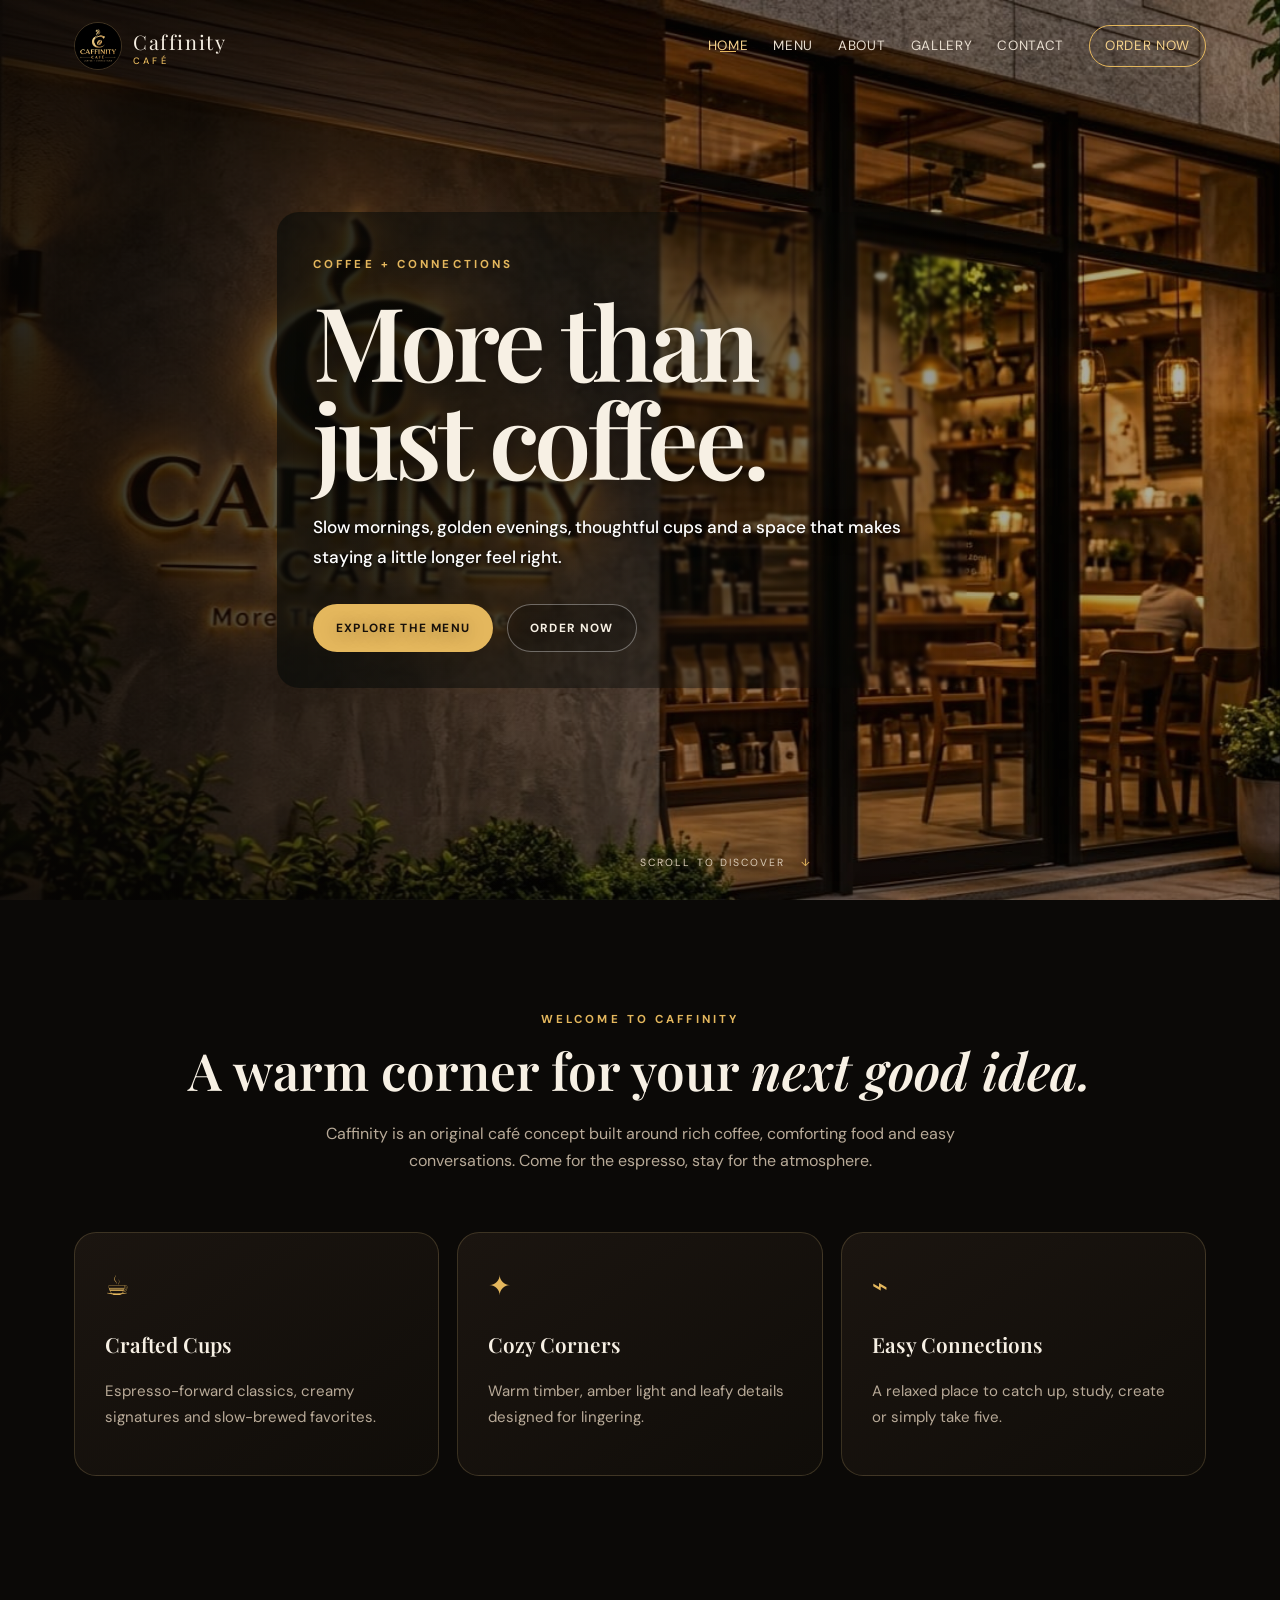
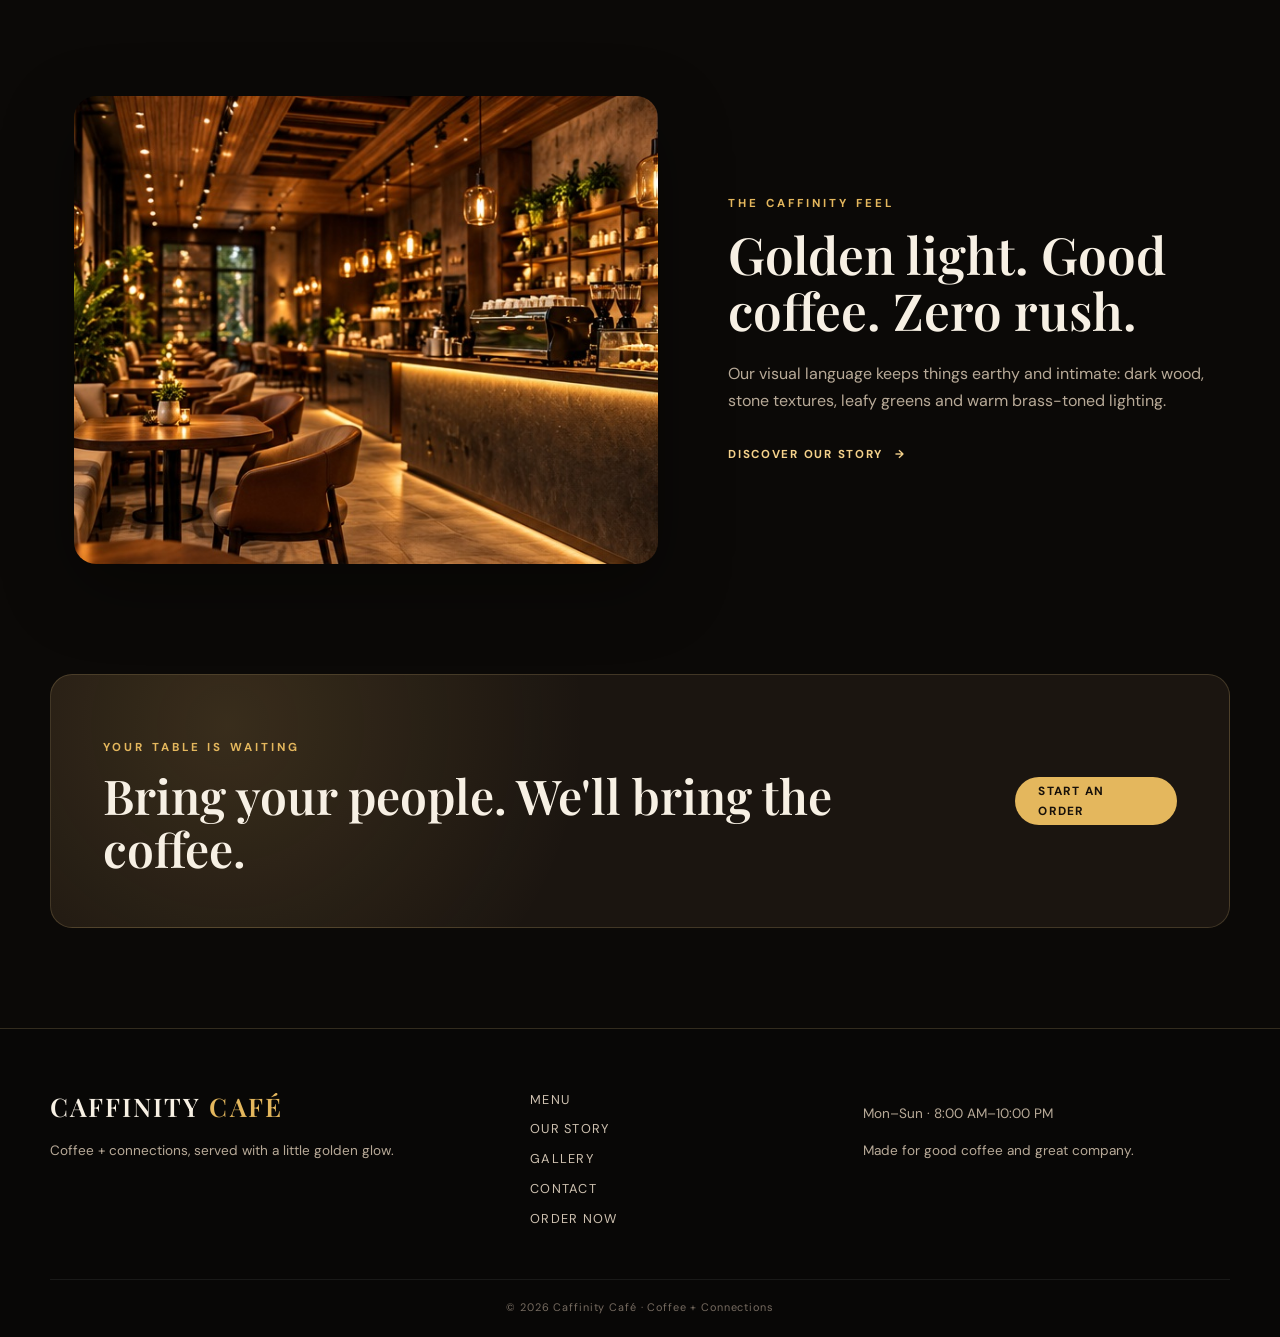
<file: index.html>
<!DOCTYPE html>
<html lang="en">
<head>
  <meta charset="UTF-8">
  <meta name="viewport" content="width=device-width, initial-scale=1.0">
  <meta name="description" content="Caffinity Café — coffee, comfort and connections.">
  <title>Home | Caffinity Café</title>
  <link rel="preconnect" href="https://fonts.googleapis.com">
  <link rel="preconnect" href="https://fonts.gstatic.com" crossorigin>
  <link href="https://fonts.googleapis.com/css2?family=DM+Sans:wght@400;500;600;700&family=Playfair+Display:wght@500;600;700&display=swap" rel="stylesheet">
  <link rel="icon" type="image/jpeg" href="images/logo.jpeg">
  <link rel="stylesheet" href="style.css">
</head>
<body>

<nav class="site-nav" aria-label="Primary navigation">
  <a class="brand" href="index.html">
    <img src="images/logo.jpeg" alt="Caffinity Café logo">
    <span>Caffinity <small>Café</small></span>
  </a>
  <button class="nav-toggle" aria-label="Open navigation" aria-expanded="false">☰</button>
  <div class="nav-links">
    <a href="index.html">Home</a>
    <a href="menu.html">Menu</a>
    <a href="about.html">About</a>
    <a href="gallery.html">Gallery</a>
    <a href="contact.html">Contact</a>
    <a class="nav-order" href="order.html">Order Now</a>
  </div>
</nav>

<main>
  <section class="hero">
    <img class="hero-image" src="images/homepage.jpeg" alt="Warmly lit Caffinity Café storefront at evening">
    <div class="hero-overlay"></div>
    <div class="hero-content">
      <p class="eyebrow">COFFEE + CONNECTIONS</p>
      <h1>More than just coffee.</h1>
      <p>Slow mornings, golden evenings, thoughtful cups and a space that makes staying a little longer feel right.</p>
      <div class="hero-actions">
        <a class="btn btn-primary" href="menu.html">Explore the Menu</a>
        <a class="btn btn-ghost" href="order.html">Order Now</a>
      </div>
    </div>
    <div class="hero-scroll">SCROLL TO DISCOVER <span>↓</span></div>
  </section>

  <section class="intro section reveal">
    <div class="section-kicker">WELCOME TO CAFFINITY</div>
    <h2>A warm corner for your <em>next good idea.</em></h2>
    <p class="lead">Caffinity is an original café concept built around rich coffee, comforting food and easy conversations. Come for the espresso, stay for the atmosphere.</p>
    <div class="feature-grid">
      <article class="feature-card">
        <span class="feature-icon">☕</span>
        <h3>Crafted Cups</h3>
        <p>Espresso-forward classics, creamy signatures and slow-brewed favorites.</p>
      </article>
      <article class="feature-card">
        <span class="feature-icon">✦</span>
        <h3>Cozy Corners</h3>
        <p>Warm timber, amber light and leafy details designed for lingering.</p>
      </article>
      <article class="feature-card">
        <span class="feature-icon">⌁</span>
        <h3>Easy Connections</h3>
        <p>A relaxed place to catch up, study, create or simply take five.</p>
      </article>
    </div>
  </section>

  <section class="split-section section reveal">
    <div class="split-image">
      <img src="images/gallery-interior.jpg" alt="Caffinity Café interior with warm lights and wooden tables">
    </div>
    <div class="split-copy">
      <div class="section-kicker">THE CAFFINITY FEEL</div>
      <h2>Golden light. Good coffee. Zero rush.</h2>
      <p>Our visual language keeps things earthy and intimate: dark wood, stone textures, leafy greens and warm brass-toned lighting.</p>
      <a class="text-link" href="about.html">Discover our story <span>→</span></a>
    </div>
  </section>

  <section class="cta-band reveal">
    <div>
      <p class="eyebrow">YOUR TABLE IS WAITING</p>
      <h2>Bring your people. We'll bring the coffee.</h2>
    </div>
    <a class="btn btn-primary" href="order.html">Start an Order</a>
  </section>
</main>

<footer class="site-footer">
  <div class="footer-inner">
    <div>
      <a class="footer-brand" href="index.html">CAFFINITY <span>CAFÉ</span></a>
      <p>Coffee + connections, served with a little golden glow.</p>
    </div>
    <div class="footer-links">
      <a href="menu.html">Menu</a>
      <a href="about.html">Our Story</a>
      <a href="gallery.html">Gallery</a>
      <a href="contact.html">Contact</a>
      <a href="order.html">Order Now</a>
    </div>
    <div class="footer-note">
      <p>Mon–Sun · 8:00 AM–10:00 PM</p>
      <p>Made for good coffee and great company.</p>
    </div>
  </div>
  <div class="footer-bottom">© <span class="year"></span> Caffinity Café · Coffee + Connections</div>
</footer>

<script src="script.js"></script>
</body>
</html>
</file>
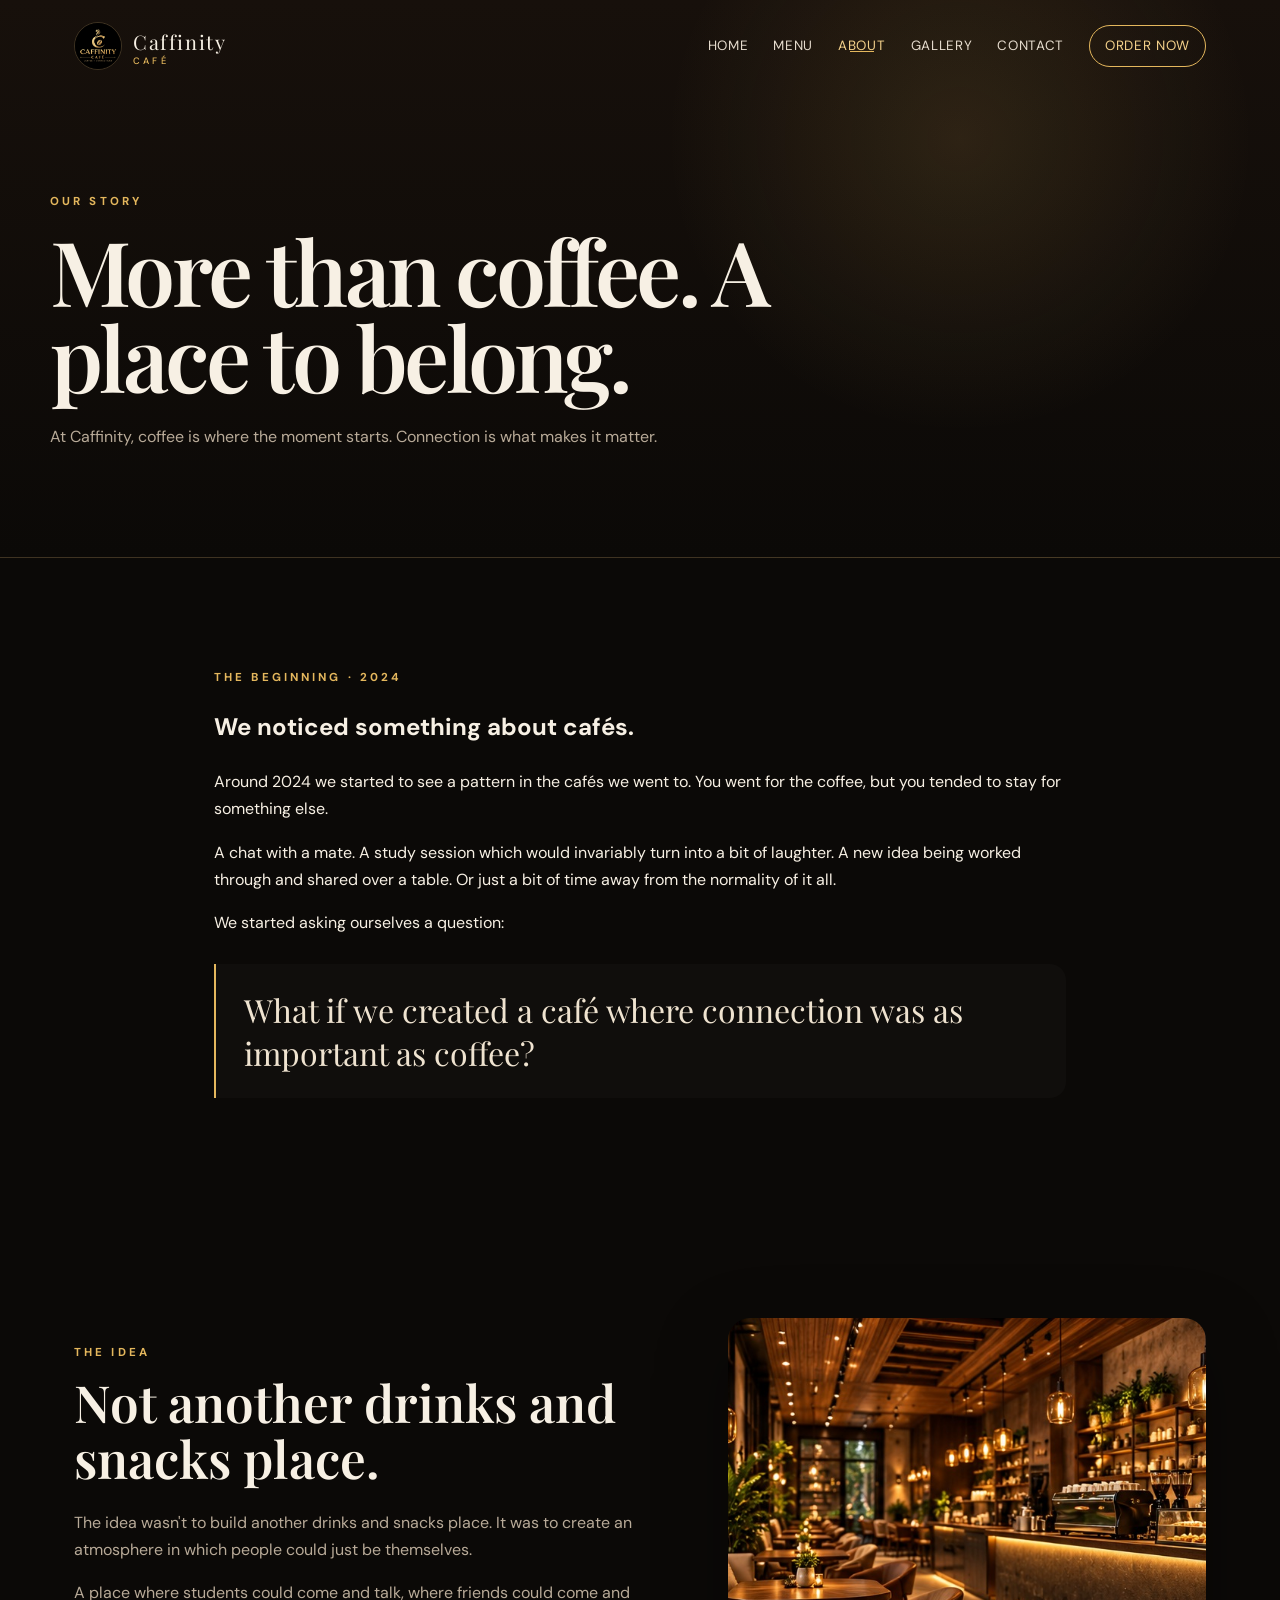
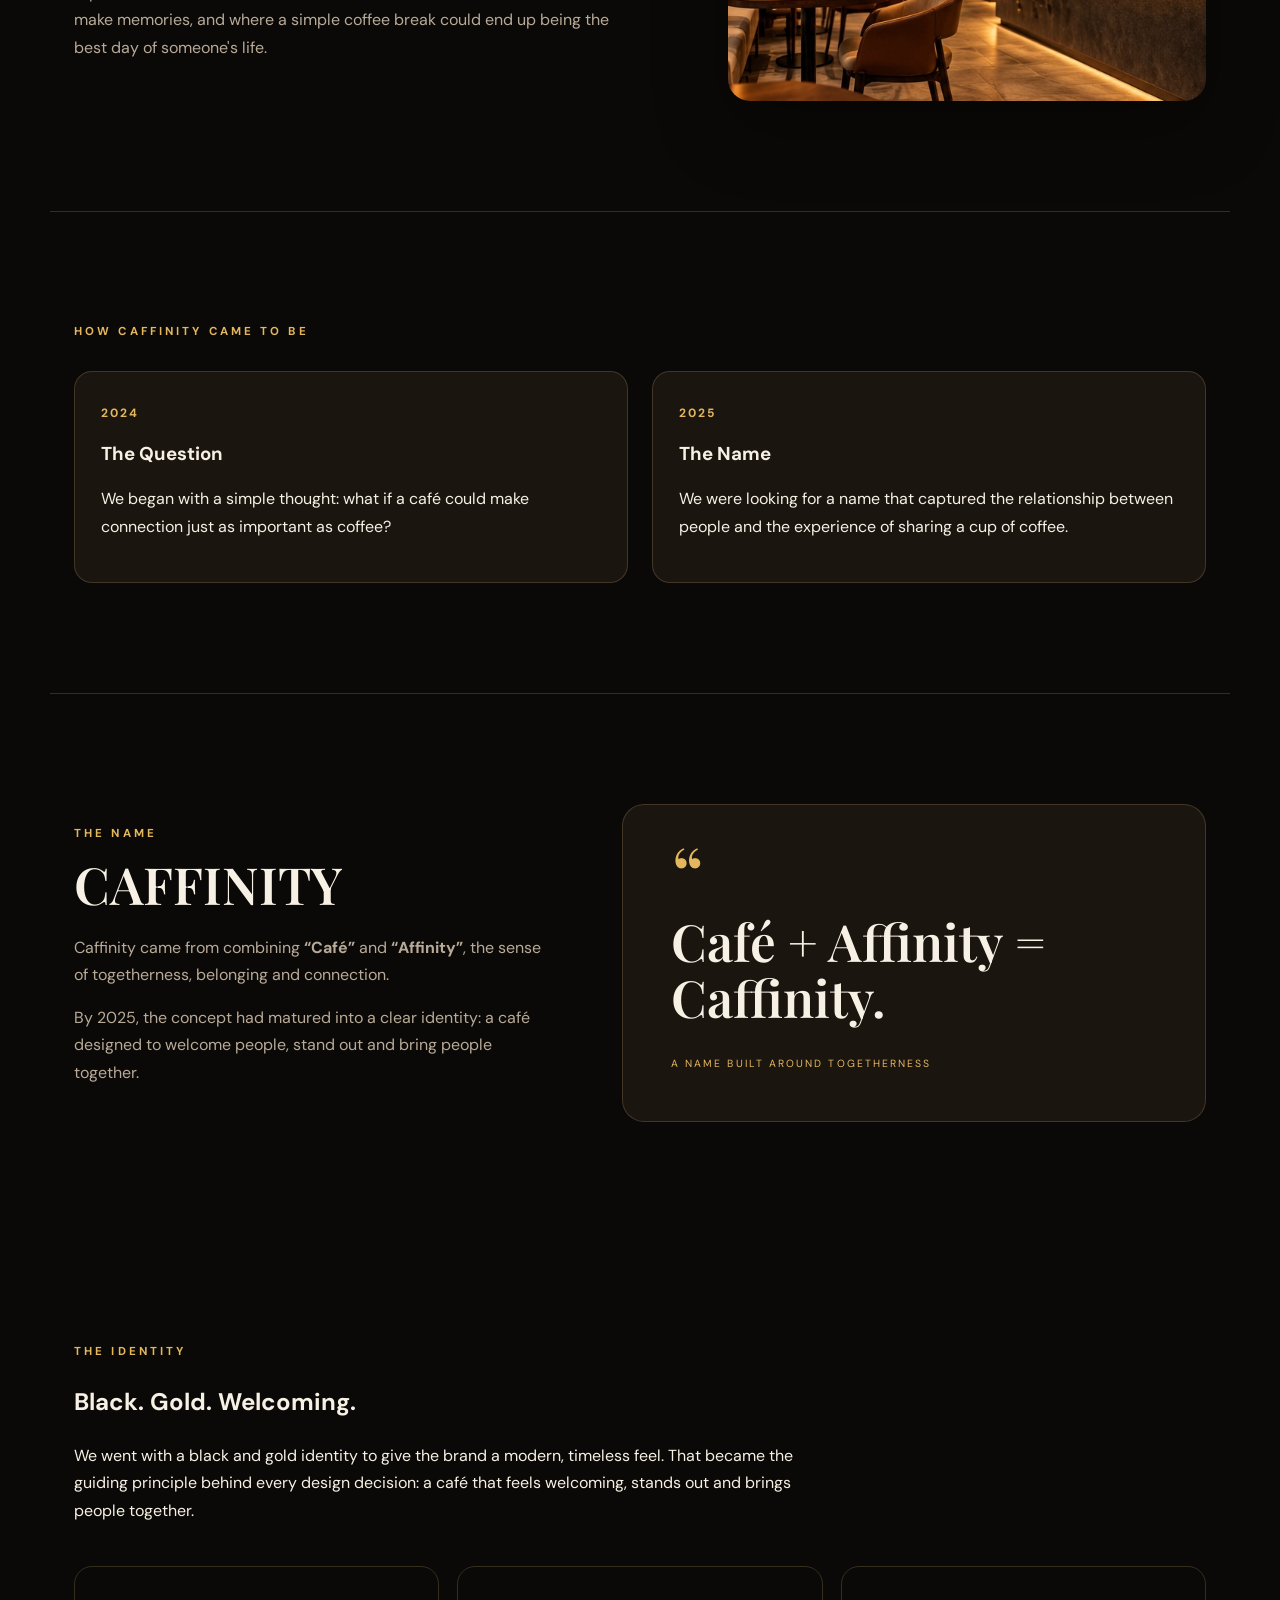
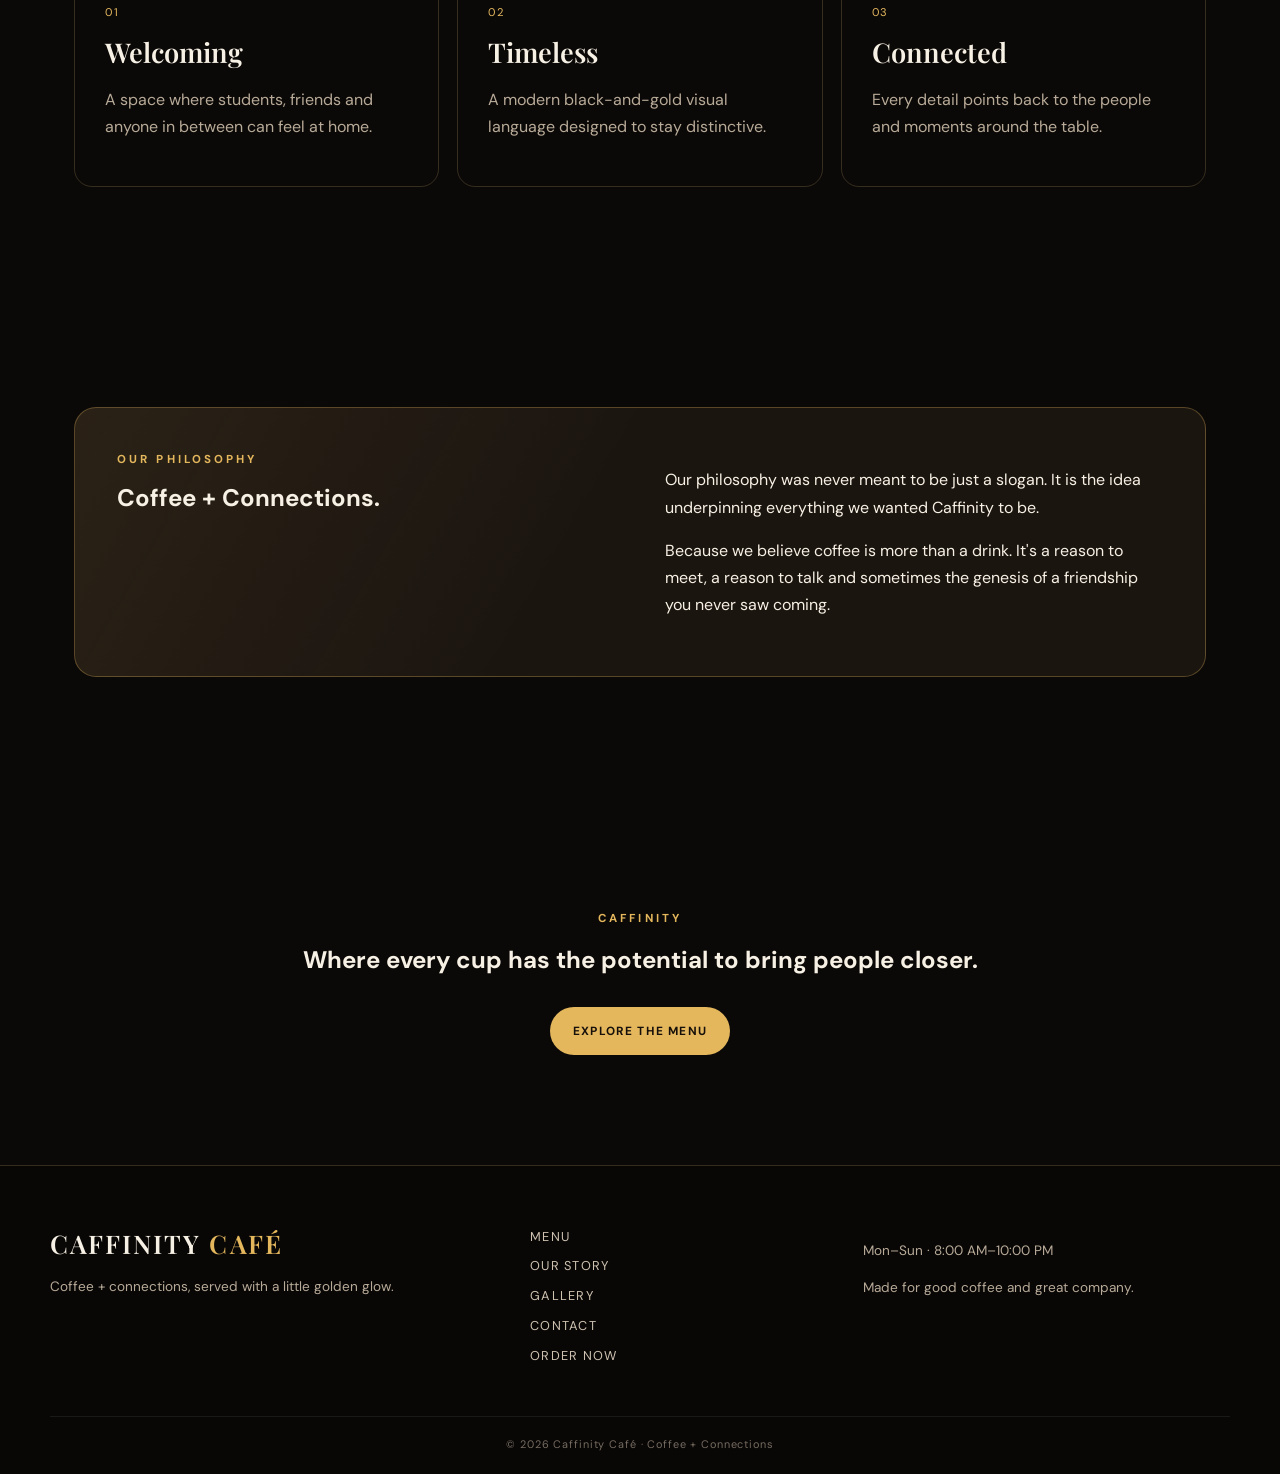
<file: about.html>
<!DOCTYPE html>
<html lang="en">
<head>
  <meta charset="UTF-8">
  <meta name="viewport" content="width=device-width, initial-scale=1.0">
  <meta name="description" content="The Caffinity story — a café built around coffee, connection and belonging.">
  <title>Our Story | Caffinity Café</title>
  <link rel="preconnect" href="https://fonts.googleapis.com">
  <link rel="preconnect" href="https://fonts.gstatic.com" crossorigin>
  <link href="https://fonts.googleapis.com/css2?family=DM+Sans:wght@400;500;600;700&family=Playfair+Display:wght@500;600;700&display=swap" rel="stylesheet">
  <link rel="icon" type="image/jpeg" href="images/logo.jpeg">
  <link rel="stylesheet" href="style.css">
</head>
<body>

<nav class="site-nav" aria-label="Primary navigation">
  <a class="brand" href="index.html">
    <img src="images/logo.jpeg" alt="Caffinity Café logo">
    <span>Caffinity <small>Café</small></span>
  </a>
  <button class="nav-toggle" aria-label="Open navigation" aria-expanded="false">☰</button>
  <div class="nav-links">
    <a href="index.html">Home</a>
    <a href="menu.html">Menu</a>
    <a href="about.html">About</a>
    <a href="gallery.html">Gallery</a>
    <a href="contact.html">Contact</a>
    <a class="nav-order" href="order.html">Order Now</a>
  </div>
</nav>

<main>
  <section class="page-hero about-hero">
    <div>
      <p class="eyebrow">OUR STORY</p>
      <h1>More than coffee. A place to belong.</h1>
      <p>At Caffinity, coffee is where the moment starts. Connection is what makes it matter.</p>
    </div>
  </section>

  <section class="section story-intro reveal">
    <div class="section-kicker">THE BEGINNING · 2024</div>
    <h2>We noticed something about cafés.</h2>
    <p>Around 2024 we started to see a pattern in the cafés we went to. You went for the coffee, but you tended to stay for something else.</p>
    <p>A chat with a mate. A study session which would invariably turn into a bit of laughter. A new idea being worked through and shared over a table. Or just a bit of time away from the normality of it all.</p>
    <p>We started asking ourselves a question:</p>
    <blockquote>What if we created a café where connection was as important as coffee?</blockquote>
  </section>

  <section class="section split-section reveal">
    <div class="split-copy">
      <div class="section-kicker">THE IDEA</div>
      <h2>Not another drinks and snacks place.</h2>
      <p>The idea wasn't to build another drinks and snacks place. It was to create an atmosphere in which people could just be themselves.</p>
      <p>A place where students could come and talk, where friends could come and make memories, and where a simple coffee break could end up being the best day of someone's life.</p>
    </div>
    <div class="split-image">
      <img src="images/gallery-interior.jpg" alt="Warm Caffinity café interior with tables and ambient lighting">
    </div>
  </section>

  <section class="section story-timeline reveal">
    <div class="section-kicker">HOW CAFFINITY CAME TO BE</div>
    <div class="story-years">
      <article>
        <span class="story-year">2024</span>
        <h3>The Question</h3>
        <p>We began with a simple thought: what if a café could make connection just as important as coffee?</p>
      </article>
      <article>
        <span class="story-year">2025</span>
        <h3>The Name</h3>
        <p>We were looking for a name that captured the relationship between people and the experience of sharing a cup of coffee.</p>
      </article>
    </div>
  </section>

  <section class="section split-section reverse reveal">
    <div class="split-copy">
      <div class="section-kicker">THE NAME</div>
      <h2>CAFFINITY</h2>
      <p>Caffinity came from combining <strong>“Café”</strong> and <strong>“Affinity”</strong>, the sense of togetherness, belonging and connection.</p>
      <p>By 2025, the concept had matured into a clear identity: a café designed to welcome people, stand out and bring people together.</p>
    </div>
    <div class="quote-card story-name-card">
      <span>“</span>
      <p>Café + Affinity = Caffinity.</p>
      <small>A NAME BUILT AROUND TOGETHERNESS</small>
    </div>
  </section>

  <section class="section identity-section reveal">
    <div class="section-kicker">THE IDENTITY</div>
    <h2>Black. Gold. Welcoming.</h2>
    <p>We went with a black and gold identity to give the brand a modern, timeless feel. That became the guiding principle behind every design decision: a café that feels welcoming, stands out and brings people together.</p>

    <div class="values-grid">
      <article><span>01</span><h3>Welcoming</h3><p>A space where students, friends and anyone in between can feel at home.</p></article>
      <article><span>02</span><h3>Timeless</h3><p>A modern black-and-gold visual language designed to stay distinctive.</p></article>
      <article><span>03</span><h3>Connected</h3><p>Every detail points back to the people and moments around the table.</p></article>
    </div>
  </section>

  <section class="section philosophy-section reveal">
    <div class="philosophy-card">
      <div>
        <div class="section-kicker">OUR PHILOSOPHY</div>
        <h2>Coffee + Connections.</h2>
      </div>
      <div>
        <p>Our philosophy was never meant to be just a slogan. It is the idea underpinning everything we wanted Caffinity to be.</p>
        <p>Because we believe coffee is more than a drink. It's a reason to meet, a reason to talk and sometimes the genesis of a friendship you never saw coming.</p>
      </div>
    </div>
  </section>

  <section class="section story-ending reveal">
    <p class="eyebrow">CAFFINITY</p>
    <h2>Where every cup has the potential to bring people closer.</h2>
    <a class="btn btn-primary" href="menu.html">Explore the menu</a>
  </section>
</main>

<footer class="site-footer">
  <div class="footer-inner">
    <div>
      <a class="footer-brand" href="index.html">CAFFINITY <span>CAFÉ</span></a>
      <p>Coffee + connections, served with a little golden glow.</p>
    </div>
    <div class="footer-links">
      <a href="menu.html">Menu</a>
      <a href="about.html">Our Story</a>
      <a href="gallery.html">Gallery</a>
      <a href="contact.html">Contact</a>
      <a href="order.html">Order Now</a>
    </div>
    <div class="footer-note">
      <p>Mon–Sun · 8:00 AM–10:00 PM</p>
      <p>Made for good coffee and great company.</p>
    </div>
  </div>
  <div class="footer-bottom">© <span class="year"></span> Caffinity Café · Coffee + Connections</div>
</footer>

<script src="script.js"></script>
</body>
</html>
</file>
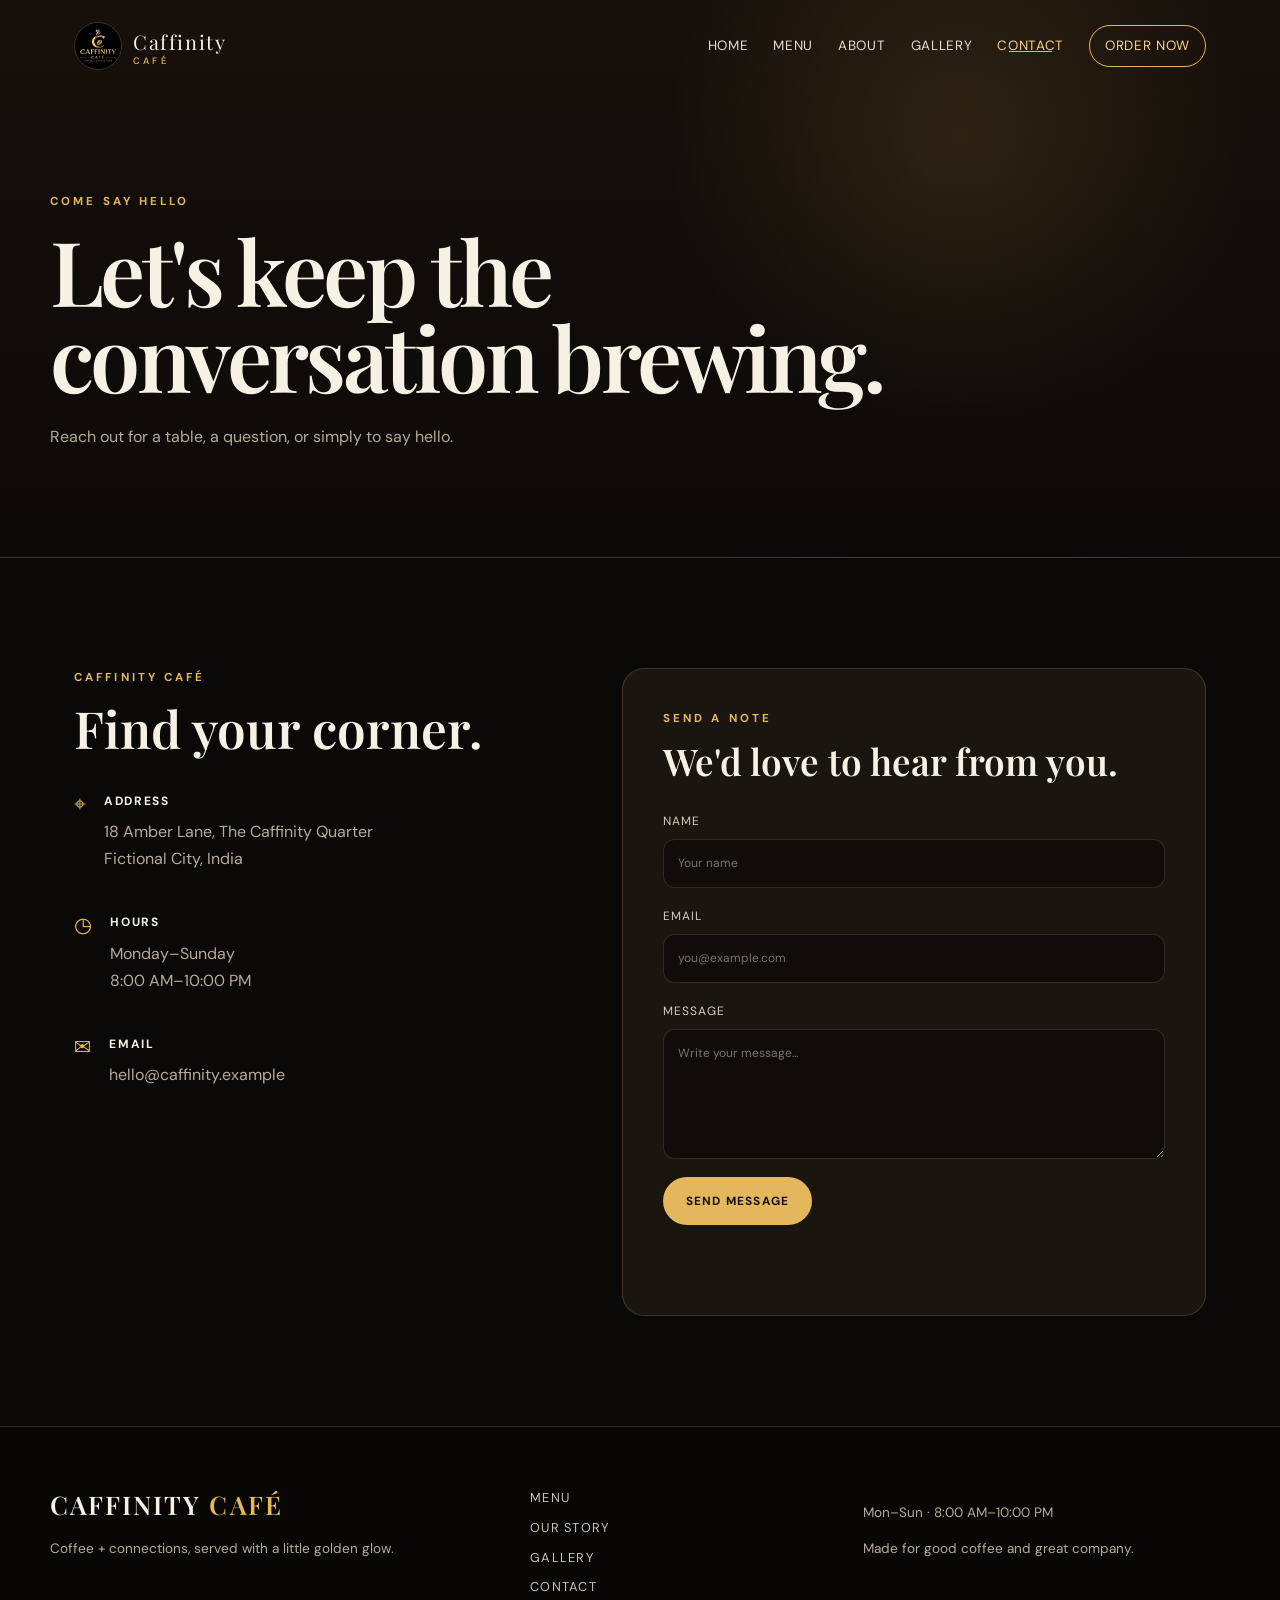
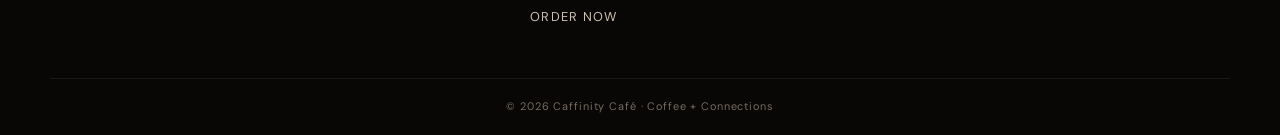
<file: contact.html>
<!DOCTYPE html>
<html lang="en">
<head>
  <meta charset="UTF-8">
  <meta name="viewport" content="width=device-width, initial-scale=1.0">
  <meta name="description" content="Caffinity Café — coffee, comfort and connections.">
  <title>Contact | Caffinity Café</title>
  <link rel="preconnect" href="https://fonts.googleapis.com">
  <link rel="preconnect" href="https://fonts.gstatic.com" crossorigin>
  <link href="https://fonts.googleapis.com/css2?family=DM+Sans:wght@400;500;600;700&family=Playfair+Display:wght@500;600;700&display=swap" rel="stylesheet">
  <link rel="icon" type="image/jpeg" href="images/logo.jpeg">
  <link rel="stylesheet" href="style.css">
</head>
<body>

<nav class="site-nav" aria-label="Primary navigation">
  <a class="brand" href="index.html">
    <img src="images/logo.jpeg" alt="Caffinity Café logo">
    <span>Caffinity <small>Café</small></span>
  </a>
  <button class="nav-toggle" aria-label="Open navigation" aria-expanded="false">☰</button>
  <div class="nav-links">
    <a href="index.html">Home</a>
    <a href="menu.html">Menu</a>
    <a href="about.html">About</a>
    <a href="gallery.html">Gallery</a>
    <a href="contact.html">Contact</a>
    <a class="nav-order" href="order.html">Order Now</a>
  </div>
</nav>

<main>
  <section class="page-hero">
    <div>
      <p class="eyebrow">COME SAY HELLO</p>
      <h1>Let's keep the conversation brewing.</h1>
      <p>Reach out for a table, a question, or simply to say hello.</p>
    </div>
  </section>
  <section class="section contact-grid">
    <div class="contact-info reveal">
      <div class="section-kicker">CAFFINITY CAFÉ</div>
      <h2>Find your corner.</h2>
      <div class="contact-line"><span>⌖</span><div><strong>Address</strong><p>18 Amber Lane, The Caffinity Quarter<br>Fictional City, India</p></div></div>
      <div class="contact-line"><span>◷</span><div><strong>Hours</strong><p>Monday–Sunday<br>8:00 AM–10:00 PM</p></div></div>
      <div class="contact-line"><span>✉</span><div><strong>Email</strong><p>hello@caffinity.example</p></div></div>
    </div>
    <form class="form-card reveal" id="contactForm">
      <div class="section-kicker">SEND A NOTE</div>
      <h2>We'd love to hear from you.</h2>
      <label>Name<input type="text" name="name" required placeholder="Your name"></label>
      <label>Email<input type="email" name="email" required placeholder="you@example.com"></label>
      <label>Message<textarea name="message" rows="5" required placeholder="Write your message..."></textarea></label>
      <button class="btn btn-primary" type="submit">Send Message</button>
      <p class="form-status" id="contactStatus"></p>
    </form>
  </section>
</main>

<footer class="site-footer">
  <div class="footer-inner">
    <div>
      <a class="footer-brand" href="index.html">CAFFINITY <span>CAFÉ</span></a>
      <p>Coffee + connections, served with a little golden glow.</p>
    </div>
    <div class="footer-links">
      <a href="menu.html">Menu</a>
      <a href="about.html">Our Story</a>
      <a href="gallery.html">Gallery</a>
      <a href="contact.html">Contact</a>
      <a href="order.html">Order Now</a>
    </div>
    <div class="footer-note">
      <p>Mon–Sun · 8:00 AM–10:00 PM</p>
      <p>Made for good coffee and great company.</p>
    </div>
  </div>
  <div class="footer-bottom">© <span class="year"></span> Caffinity Café · Coffee + Connections</div>
</footer>

<script src="script.js"></script>
</body>
</html>
</file>
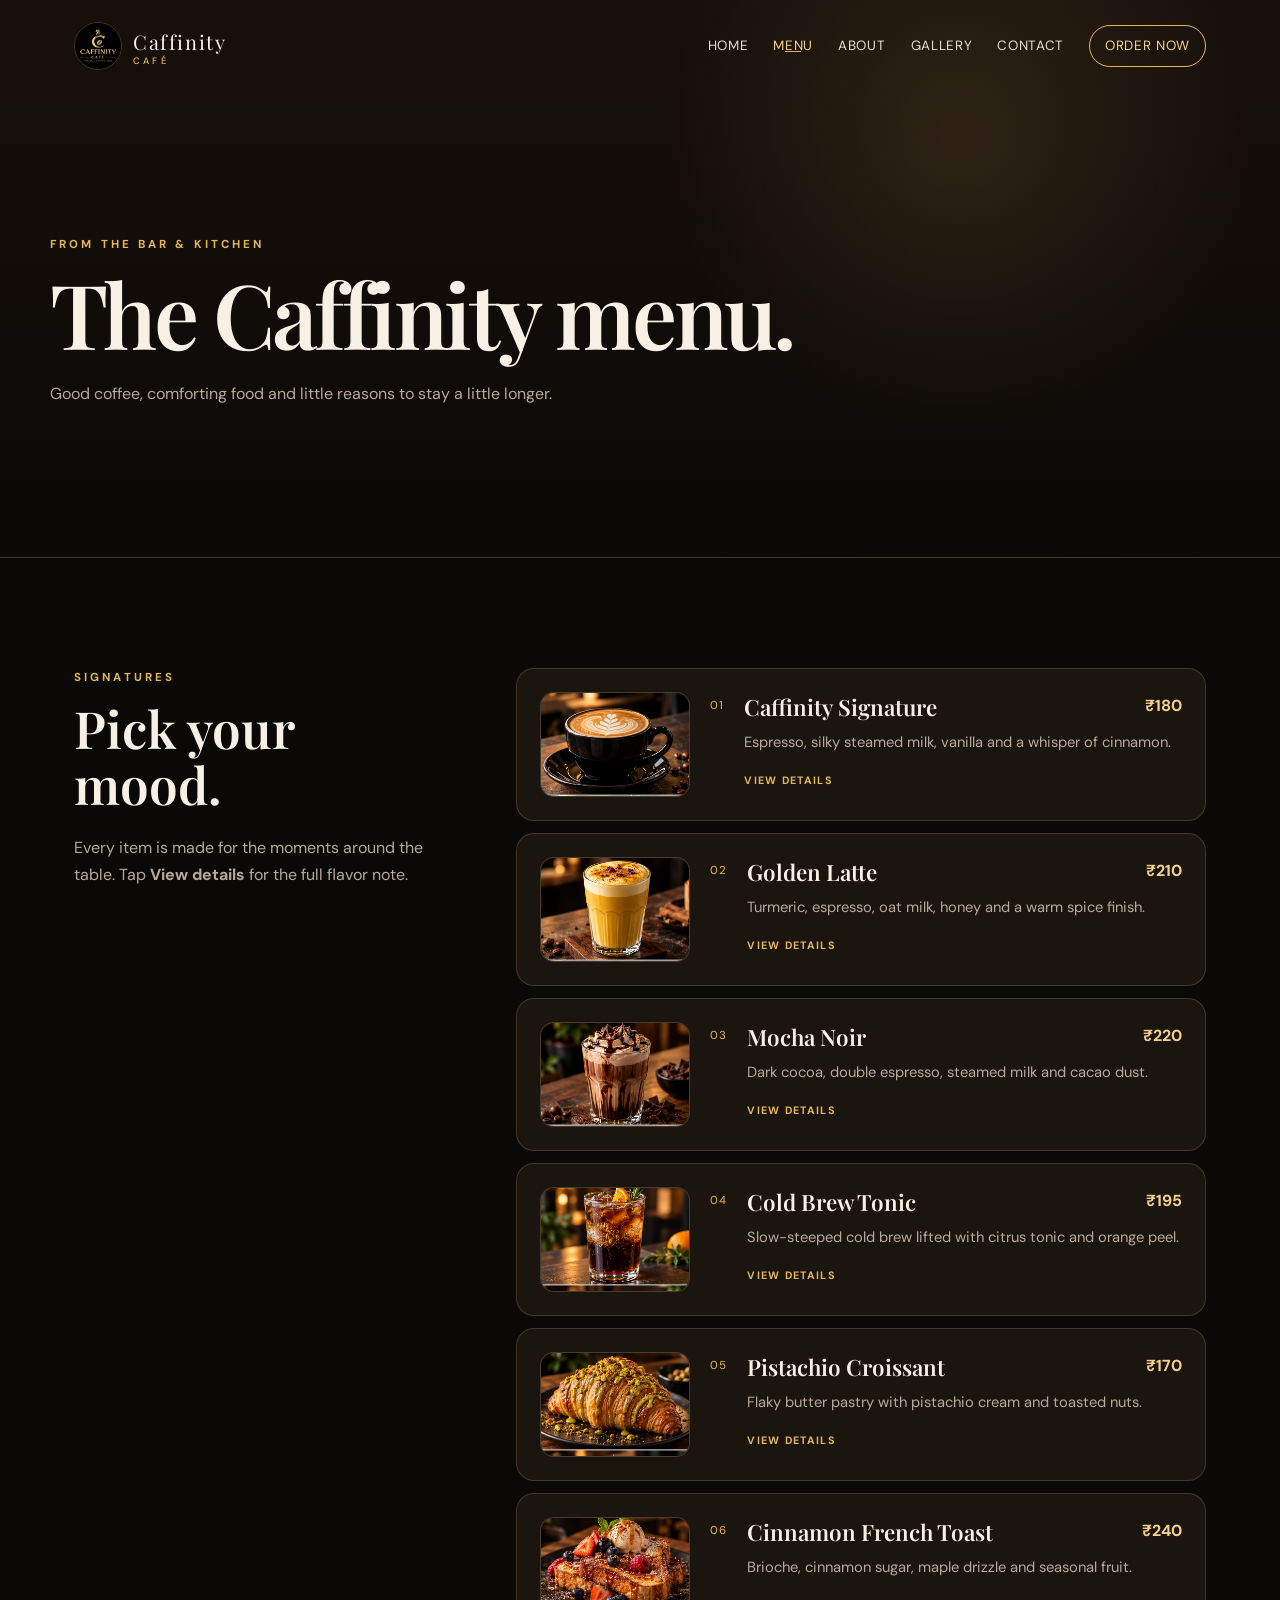
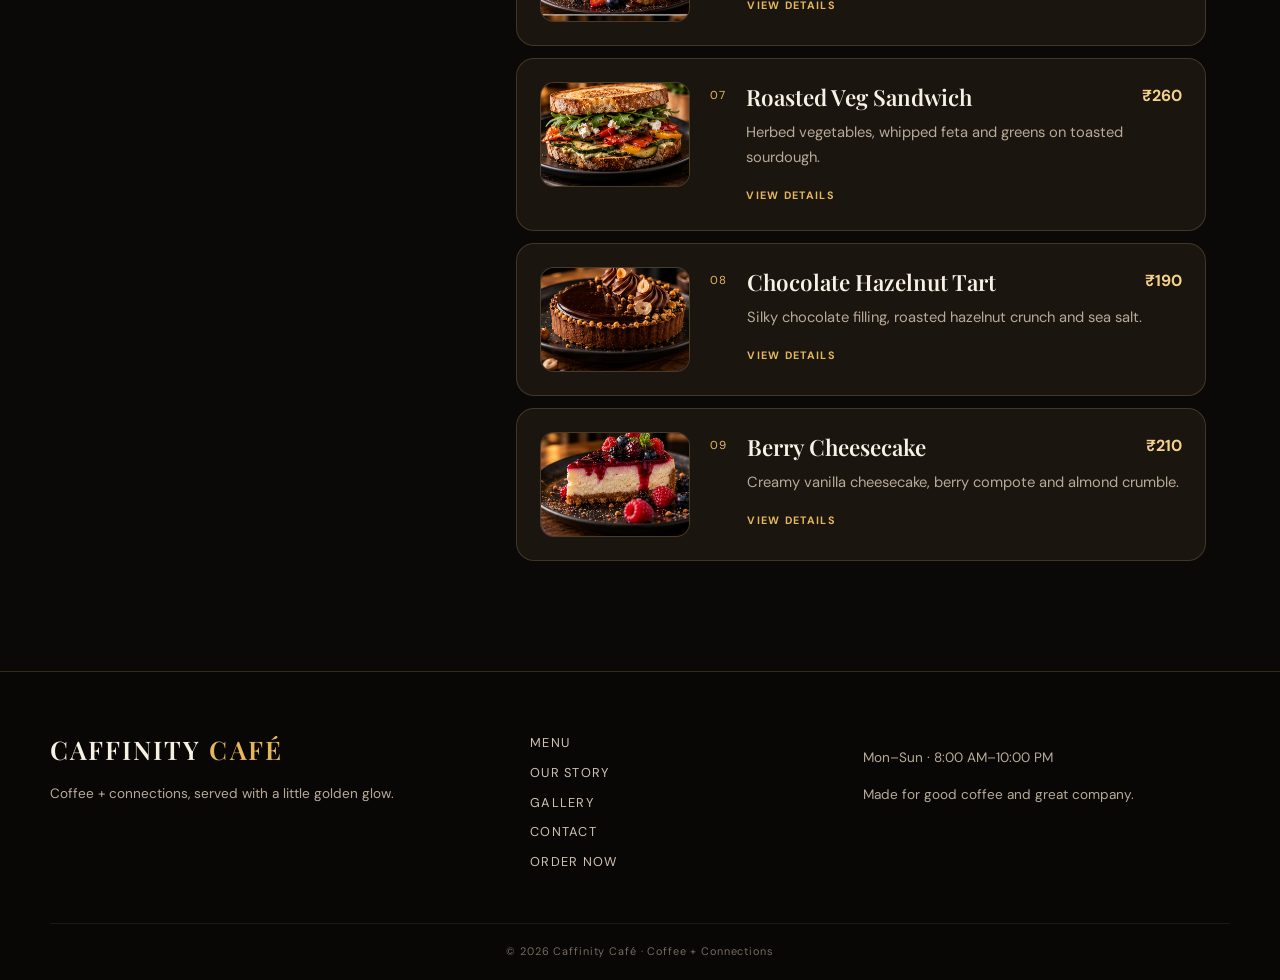
<file: menu.html>
<!DOCTYPE html>
<html lang="en">
<head>
  <meta charset="UTF-8">
  <meta name="viewport" content="width=device-width, initial-scale=1.0">
  <meta name="description" content="Caffinity Café — coffee, comfort and connections.">
  <title>Menu | Caffinity Café</title>
  <link rel="preconnect" href="https://fonts.googleapis.com">
  <link rel="preconnect" href="https://fonts.gstatic.com" crossorigin>
  <link href="https://fonts.googleapis.com/css2?family=DM+Sans:wght@400;500;600;700&family=Playfair+Display:wght@500;600;700&display=swap" rel="stylesheet">
  <link rel="icon" type="image/jpeg" href="images/logo.jpeg">
  <link rel="stylesheet" href="style.css">
</head>
<body>

<nav class="site-nav" aria-label="Primary navigation">
  <a class="brand" href="index.html">
    <img src="images/logo.jpeg" alt="Caffinity Café logo">
    <span>Caffinity <small>Café</small></span>
  </a>
  <button class="nav-toggle" aria-label="Open navigation" aria-expanded="false">☰</button>
  <div class="nav-links">
    <a href="index.html">Home</a>
    <a href="menu.html">Menu</a>
    <a href="about.html">About</a>
    <a href="gallery.html">Gallery</a>
    <a href="contact.html">Contact</a>
    <a class="nav-order" href="order.html">Order Now</a>
  </div>
</nav>

<main>
  <section class="page-hero">
    <div>
      <p class="eyebrow">FROM THE BAR & KITCHEN</p>
      <h1>The Caffinity menu.</h1>
      <p>Good coffee, comforting food and little reasons to stay a little longer.</p>
    </div>
  </section>
  <section class="section menu-section">
    <div class="menu-intro">
      <div class="section-kicker">SIGNATURES</div>
      <h2>Pick your mood.</h2>
      <p>Every item is made for the moments around the table. Tap <strong>View details</strong> for the full flavor note.</p>
    </div>
    <div class="menu-grid">

    
    <article class="menu-card reveal">
      <div class="menu-photo">
        <img src="images/caffinity-signature.jpg" alt="signature coffee with silky milk and cinnamon">
      </div>
      <div class="menu-number">01</div>
      <div class="menu-card-main">
        <div class="menu-title-row"><h3>Caffinity Signature</h3><span>₹180</span></div>
        <p>Espresso, silky steamed milk, vanilla and a whisper of cinnamon.</p>
        <button class="details-btn" data-item="Caffinity Signature" data-price="₹180" data-details="Espresso, silky steamed milk, vanilla and a whisper of cinnamon.">View details</button>
      </div>
    </article>

    
    
    <article class="menu-card reveal">
      <div class="menu-photo">
        <img src="images/golden-latte.jpg" alt="golden turmeric latte">
      </div>
      <div class="menu-number">02</div>
      <div class="menu-card-main">
        <div class="menu-title-row"><h3>Golden Latte</h3><span>₹210</span></div>
        <p>Turmeric, espresso, oat milk, honey and a warm spice finish.</p>
        <button class="details-btn" data-item="Golden Latte" data-price="₹210" data-details="Turmeric, espresso, oat milk, honey and a warm spice finish.">View details</button>
      </div>
    </article>

    
    
    <article class="menu-card reveal">
      <div class="menu-photo">
        <img src="images/mocha-noir.jpg" alt="dark chocolate mocha">
      </div>
      <div class="menu-number">03</div>
      <div class="menu-card-main">
        <div class="menu-title-row"><h3>Mocha Noir</h3><span>₹220</span></div>
        <p>Dark cocoa, double espresso, steamed milk and cacao dust.</p>
        <button class="details-btn" data-item="Mocha Noir" data-price="₹220" data-details="Dark cocoa, double espresso, steamed milk and cacao dust.">View details</button>
      </div>
    </article>

    
    
    <article class="menu-card reveal">
      <div class="menu-photo">
        <img src="images/cold-brew-tonic.jpg" alt="iced cold brew coffee">
      </div>
      <div class="menu-number">04</div>
      <div class="menu-card-main">
        <div class="menu-title-row"><h3>Cold Brew Tonic</h3><span>₹195</span></div>
        <p>Slow-steeped cold brew lifted with citrus tonic and orange peel.</p>
        <button class="details-btn" data-item="Cold Brew Tonic" data-price="₹195" data-details="Slow-steeped cold brew lifted with citrus tonic and orange peel.">View details</button>
      </div>
    </article>

    
    
    <article class="menu-card reveal">
      <div class="menu-photo">
        <img src="images/pistachio-croissant.jpg" alt="pistachio croissant">
      </div>
      <div class="menu-number">05</div>
      <div class="menu-card-main">
        <div class="menu-title-row"><h3>Pistachio Croissant</h3><span>₹170</span></div>
        <p>Flaky butter pastry with pistachio cream and toasted nuts.</p>
        <button class="details-btn" data-item="Pistachio Croissant" data-price="₹170" data-details="Flaky butter pastry with pistachio cream and toasted nuts.">View details</button>
      </div>
    </article>

    
    
    <article class="menu-card reveal">
      <div class="menu-photo">
        <img src="images/cinnamon-french-toast.jpg" alt="cinnamon french toast">
      </div>
      <div class="menu-number">06</div>
      <div class="menu-card-main">
        <div class="menu-title-row"><h3>Cinnamon French Toast</h3><span>₹240</span></div>
        <p>Brioche, cinnamon sugar, maple drizzle and seasonal fruit.</p>
        <button class="details-btn" data-item="Cinnamon French Toast" data-price="₹240" data-details="Brioche, cinnamon sugar, maple drizzle and seasonal fruit.">View details</button>
      </div>
    </article>

    
    
    <article class="menu-card reveal">
      <div class="menu-photo">
        <img src="images/roasted-veg-sandwich.jpg" alt="roasted vegetable sandwich">
      </div>
      <div class="menu-number">07</div>
      <div class="menu-card-main">
        <div class="menu-title-row"><h3>Roasted Veg Sandwich</h3><span>₹260</span></div>
        <p>Herbed vegetables, whipped feta and greens on toasted sourdough.</p>
        <button class="details-btn" data-item="Roasted Veg Sandwich" data-price="₹260" data-details="Herbed vegetables, whipped feta and greens on toasted sourdough.">View details</button>
      </div>
    </article>

    
    
    <article class="menu-card reveal">
      <div class="menu-photo">
        <img src="images/chocolate-hazelnut-tart.jpg" alt="chocolate hazelnut dessert">
      </div>
      <div class="menu-number">08</div>
      <div class="menu-card-main">
        <div class="menu-title-row"><h3>Chocolate Hazelnut Tart</h3><span>₹190</span></div>
        <p>Silky chocolate filling, roasted hazelnut crunch and sea salt.</p>
        <button class="details-btn" data-item="Chocolate Hazelnut Tart" data-price="₹190" data-details="Silky chocolate filling, roasted hazelnut crunch and sea salt.">View details</button>
      </div>
    </article>

    
    
    <article class="menu-card reveal">
      <div class="menu-photo">
        <img src="images/berry-cheesecake.jpg" alt="berry cheesecake">
      </div>
      <div class="menu-number">09</div>
      <div class="menu-card-main">
        <div class="menu-title-row"><h3>Berry Cheesecake</h3><span>₹210</span></div>
        <p>Creamy vanilla cheesecake, berry compote and almond crumble.</p>
        <button class="details-btn" data-item="Berry Cheesecake" data-price="₹210" data-details="Creamy vanilla cheesecake, berry compote and almond crumble.">View details</button>
      </div>
    </article>

    
    </div>
  </section>

  <div class="modal" id="itemModal" aria-hidden="true">
    <div class="modal-backdrop" data-close-modal></div>
    <div class="modal-box" role="dialog" aria-modal="true" aria-labelledby="modalTitle">
      <button class="modal-close" data-close-modal aria-label="Close">×</button>
      <p class="section-kicker">MENU DETAIL</p>
      <h2 id="modalTitle">Item</h2>
      <p id="modalDetails"></p>
      <div class="modal-price" id="modalPrice"></div>
      <a class="btn btn-primary" href="order.html">Order this</a>
    </div>
  </div>
</main>

<footer class="site-footer">
  <div class="footer-inner">
    <div>
      <a class="footer-brand" href="index.html">CAFFINITY <span>CAFÉ</span></a>
      <p>Coffee + connections, served with a little golden glow.</p>
    </div>
    <div class="footer-links">
      <a href="menu.html">Menu</a>
      <a href="about.html">Our Story</a>
      <a href="gallery.html">Gallery</a>
      <a href="contact.html">Contact</a>
      <a href="order.html">Order Now</a>
    </div>
    <div class="footer-note">
      <p>Mon–Sun · 8:00 AM–10:00 PM</p>
      <p>Made for good coffee and great company.</p>
    </div>
  </div>
  <div class="footer-bottom">© <span class="year"></span> Caffinity Café · Coffee + Connections</div>
</footer>

<script src="script.js"></script>
</body>
</html>
</file>
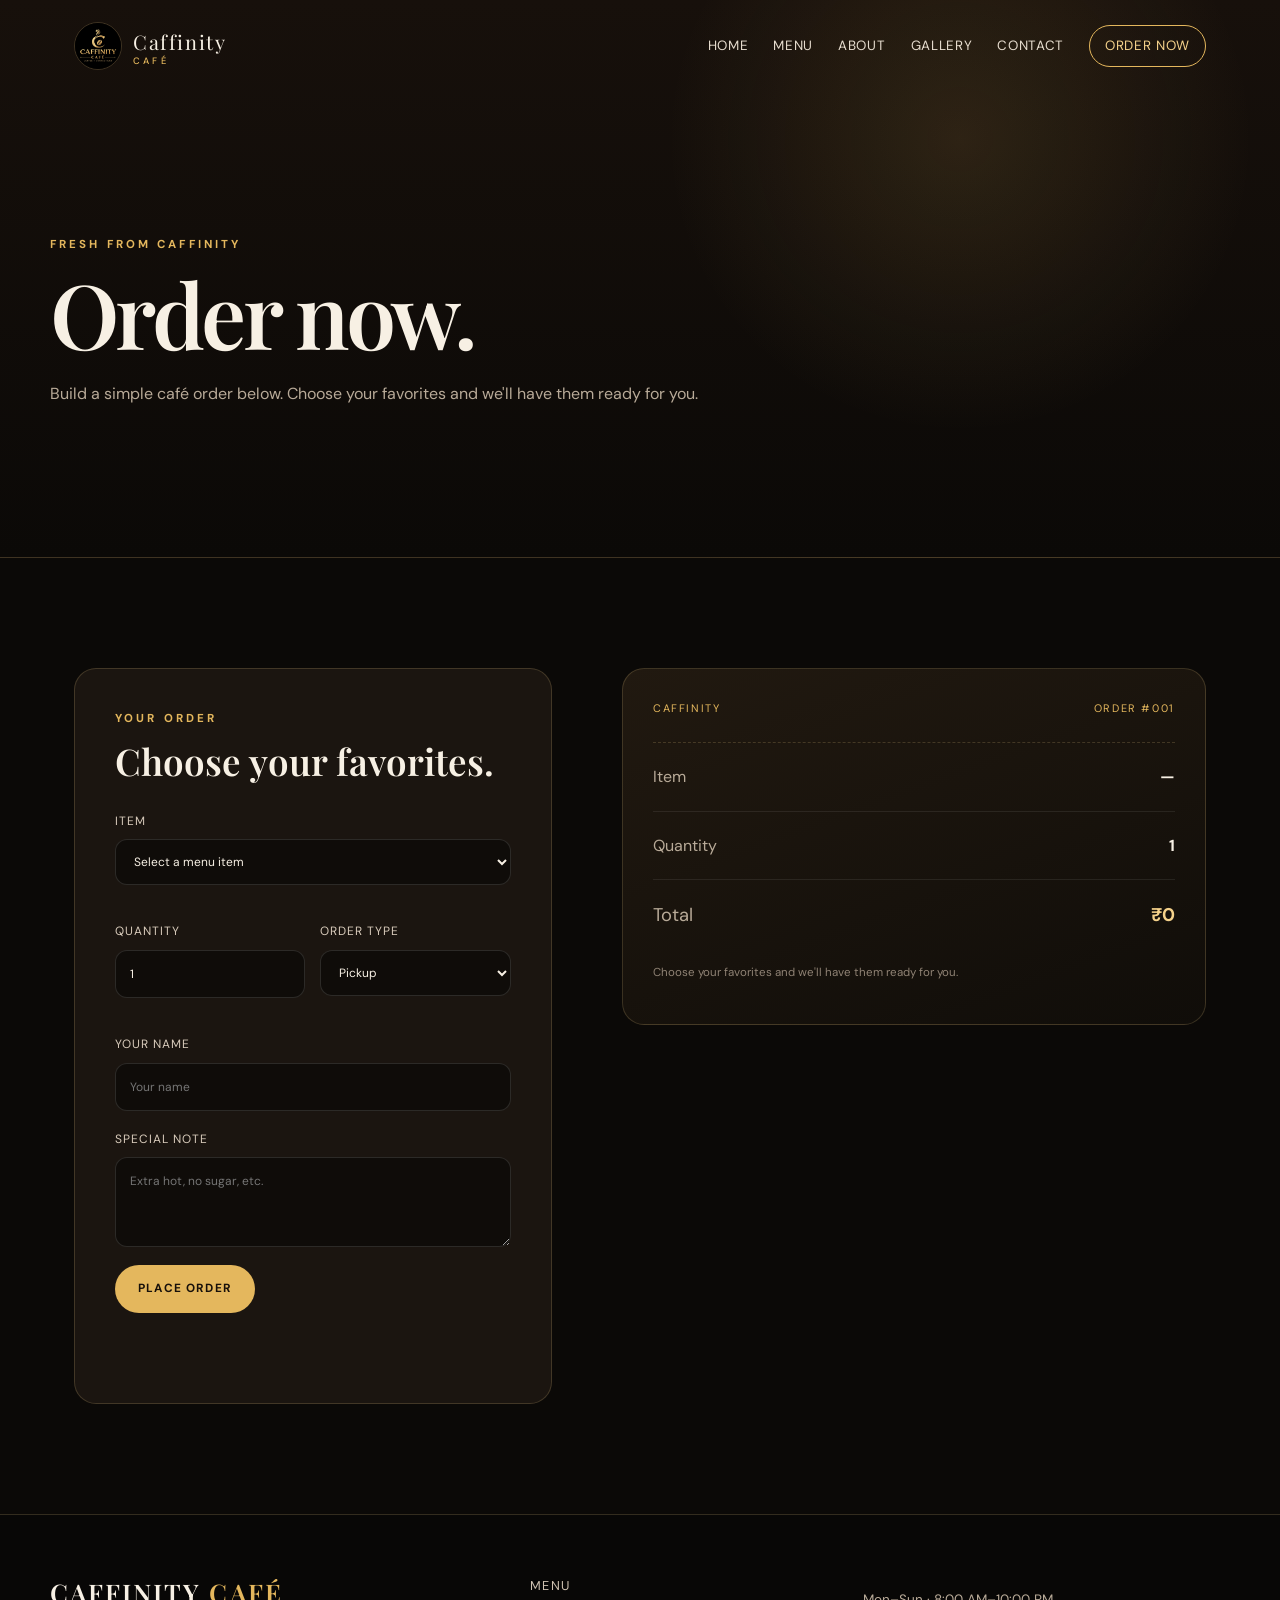
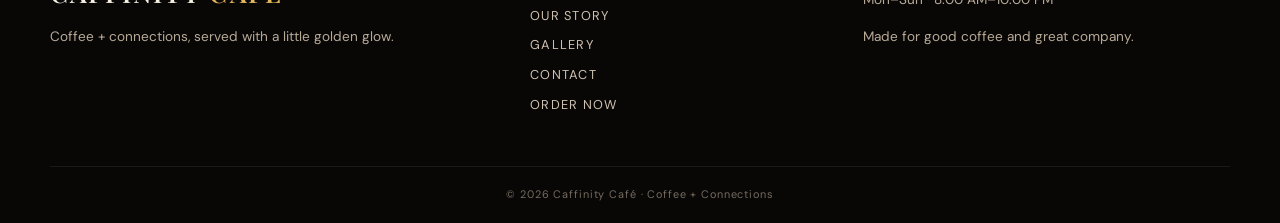
<file: order.html>
<!DOCTYPE html>
<html lang="en">
<head>
  <meta charset="UTF-8">
  <meta name="viewport" content="width=device-width, initial-scale=1.0">
  <meta name="description" content="Caffinity Café — coffee, comfort and connections.">
  <title>Order Now | Caffinity Café</title>
  <link rel="preconnect" href="https://fonts.googleapis.com">
  <link rel="preconnect" href="https://fonts.gstatic.com" crossorigin>
  <link href="https://fonts.googleapis.com/css2?family=DM+Sans:wght@400;500;600;700&family=Playfair+Display:wght@500;600;700&display=swap" rel="stylesheet">
  <link rel="icon" type="image/jpeg" href="images/logo.jpeg">
  <link rel="stylesheet" href="style.css">
</head>
<body>

<nav class="site-nav" aria-label="Primary navigation">
  <a class="brand" href="index.html">
    <img src="images/logo.jpeg" alt="Caffinity Café logo">
    <span>Caffinity <small>Café</small></span>
  </a>
  <button class="nav-toggle" aria-label="Open navigation" aria-expanded="false">☰</button>
  <div class="nav-links">
    <a href="index.html">Home</a>
    <a href="menu.html">Menu</a>
    <a href="about.html">About</a>
    <a href="gallery.html">Gallery</a>
    <a href="contact.html">Contact</a>
    <a class="nav-order" href="order.html">Order Now</a>
  </div>
</nav>

<main>
  <section class="page-hero order-hero">
    <div>
      <p class="eyebrow">FRESH FROM CAFFINITY</p>
      <h1>Order now.</h1>
      <p>Build a simple café order below. Choose your favorites and we'll have them ready for you.</p>
    </div>
  </section>
  <section class="section order-layout">
    <form class="order-form form-card reveal" id="orderForm">
      <div class="section-kicker">YOUR ORDER</div>
      <h2>Choose your favorites.</h2>
      <label>Item
        <select id="orderItem" required>
          <option value="">Select a menu item</option>
          <option value="Caffinity Signature" data-price="180">Caffinity Signature — ₹180</option>
          <option value="Golden Latte" data-price="210">Golden Latte — ₹210</option>
          <option value="Mocha Noir" data-price="220">Mocha Noir — ₹220</option>
          <option value="Cold Brew Tonic" data-price="195">Cold Brew Tonic — ₹195</option>
          <option value="Pistachio Croissant" data-price="170">Pistachio Croissant — ₹170</option>
          <option value="Cinnamon French Toast" data-price="240">Cinnamon French Toast — ₹240</option>
          <option value="Roasted Veg Sandwich" data-price="260">Roasted Veg Sandwich — ₹260</option>
          <option value="Chocolate Hazelnut Tart" data-price="190">Chocolate Hazelnut Tart — ₹190</option>
          <option value="Berry Cheesecake" data-price="210">Berry Cheesecake — ₹210</option>
        </select>
      </label>
      <div class="two-col">
        <label>Quantity<input id="orderQty" type="number" min="1" max="10" value="1"></label>
        <label>Order type<select id="orderType"><option>Pickup</option><option>Table service</option></select></label>
      </div>
      <label>Your name<input id="customerName" type="text" required placeholder="Your name"></label>
      <label>Special note<textarea id="orderNote" rows="3" placeholder="Extra hot, no sugar, etc."></textarea></label>
      <button class="btn btn-primary" type="submit">Place Order</button>
      <p class="form-status" id="orderStatus"></p>
    </form>

    <aside class="order-summary reveal">
      <div class="summary-top"><span>CAFFINITY</span><span>ORDER #001</span></div>
      <div class="summary-line"><span>Item</span><strong id="summaryItem">—</strong></div>
      <div class="summary-line"><span>Quantity</span><strong id="summaryQty">1</strong></div>
      <div class="summary-line total"><span>Total</span><strong id="summaryTotal">₹0</strong></div>
      <p>Choose your favorites and we'll have them ready for you.</p>
    </aside>
  </section>
</main>

<footer class="site-footer">
  <div class="footer-inner">
    <div>
      <a class="footer-brand" href="index.html">CAFFINITY <span>CAFÉ</span></a>
      <p>Coffee + connections, served with a little golden glow.</p>
    </div>
    <div class="footer-links">
      <a href="menu.html">Menu</a>
      <a href="about.html">Our Story</a>
      <a href="gallery.html">Gallery</a>
      <a href="contact.html">Contact</a>
      <a href="order.html">Order Now</a>
    </div>
    <div class="footer-note">
      <p>Mon–Sun · 8:00 AM–10:00 PM</p>
      <p>Made for good coffee and great company.</p>
    </div>
  </div>
  <div class="footer-bottom">© <span class="year"></span> Caffinity Café · Coffee + Connections</div>
</footer>

<script src="script.js"></script>
</body>
</html>
</file>
<file: style.css>
:root {
  --bg: #0b0907;
  --bg-soft: #14100c;
  --card: #1b1510;
  --card-2: #211a14;
  --text: #f7f0e4;
  --muted: #b8aa98;
  --gold: #e4b75d;
  --gold-light: #f5d28b;
  --line: rgba(245, 210, 139, .18);
  --cream: #efe3d0;
  --green: #27392a;
  --max: 1180px;
  --radius: 22px;
  --shadow: 0 24px 70px rgba(0,0,0,.34);
}

* { box-sizing: border-box; }
html { scroll-behavior: smooth; }
body {
  margin: 0;
  background: var(--bg);
  color: var(--text);
  font-family: "DM Sans", system-ui, sans-serif;
  line-height: 1.7;
}
img { max-width: 100%; display: block; }
a { color: inherit; text-decoration: none; }
button, input, textarea, select { font: inherit; }
button { cursor: pointer; }

.site-nav {
  position: absolute;
  z-index: 20;
  top: 0; left: 0; right: 0;
  max-width: var(--max);
  margin: auto;
  padding: 22px 24px;
  display: flex;
  align-items: center;
  justify-content: space-between;
}
.brand { display:flex; align-items:center; gap:11px; font-family:"Playfair Display",serif; font-size:1.25rem; letter-spacing:.08em; }
.brand img { width:48px; height:48px; object-fit:cover; border-radius:50%; border:1px solid var(--line); }
.brand small { display:block; font:500 .58rem "DM Sans"; letter-spacing:.35em; text-transform:uppercase; color:var(--gold); margin-top:-4px; }
.nav-links { display:flex; align-items:center; gap:25px; }
.nav-links a { color:#e7ddcf; font-size:.84rem; letter-spacing:.05em; text-transform:uppercase; transition:.25s ease; }
.nav-links a:hover, .nav-links a.active { color:var(--gold-light); }
.nav-order { border:1px solid var(--gold); padding:9px 15px; border-radius:999px; color:var(--gold-light)!important; }
.nav-toggle { display:none; border:0; background:transparent; color:var(--text); font-size:1.6rem; }

.hero { min-height: 100vh; position:relative; display:grid; place-items:center; overflow:hidden; }
.hero-image { position:absolute; inset:0; width:100%; height:100%; object-fit:cover; object-position:center; }
.hero-overlay { position:absolute; inset:0; background:linear-gradient(90deg, rgba(7,5,3,.88), rgba(7,5,3,.4), rgba(7,5,3,.3)); }
.hero-content { position:relative; z-index:1; width:min(780px, 90%); margin-left:max(24px, calc((100vw - var(--max))/2)); padding-top:80px; }
.eyebrow, .section-kicker { color:var(--gold); font-size:.72rem; letter-spacing:.27em; text-transform:uppercase; font-weight:700; }
.hero h1, .page-hero h1 { font:600 clamp(3.4rem, 8vw, 7rem)/.96 "Playfair Display", serif; margin:16px 0 24px; letter-spacing:-.04em; }
.hero-content > p:not(.eyebrow) { color:#ded2c1; max-width:590px; font-size:1.08rem; }
.hero-actions { display:flex; gap:14px; margin-top:32px; }
.btn { display:inline-flex; align-items:center; justify-content:center; min-height:48px; padding:0 22px; border-radius:999px; border:1px solid transparent; text-transform:uppercase; letter-spacing:.1em; font-size:.74rem; font-weight:700; transition:transform .25s, background .25s, border-color .25s; }
.btn:hover { transform:translateY(-2px); }
.btn-primary { background:var(--gold); color:#17100a; }
.btn-primary:hover { background:var(--gold-light); }
.btn-ghost { border-color:rgba(255,255,255,.35); background:rgba(0,0,0,.18); }
.btn-ghost:hover { border-color:var(--gold); }
.hero-scroll { position:absolute; z-index:2; bottom:28px; left:50%; transform:translateX(-50%); color:#d8c9b5; font-size:.65rem; letter-spacing:.2em; }
.hero-scroll span { margin-left:10px; color:var(--gold); }

.section { max-width:var(--max); margin:0 auto; padding:110px 24px; }
.intro { text-align:center; }
.intro h2, .split-copy h2, .values h2, .contact-info h2, .form-card h2, .menu-intro h2, .quote-card p { font:600 clamp(2.2rem, 4vw, 4rem)/1.1 "Playfair Display", serif; margin:12px 0 22px; }
.intro .lead { max-width:720px; margin:0 auto; color:var(--muted); }
.feature-grid { display:grid; grid-template-columns:repeat(3,1fr); gap:18px; margin-top:58px; text-align:left; }
.feature-card { background:linear-gradient(145deg,var(--card),#100d09); border:1px solid var(--line); padding:30px; border-radius:var(--radius); }
.feature-icon { color:var(--gold); font-size:1.7rem; }
.feature-card h3 { font:600 1.3rem "Playfair Display",serif; }
.feature-card p { color:var(--muted); font-size:.94rem; }

.split-section { display:grid; grid-template-columns:1.1fr .9fr; gap:70px; align-items:center; }
.split-section.reverse { grid-template-columns:.9fr 1.1fr; }
.split-image { overflow:hidden; border-radius:var(--radius); box-shadow:var(--shadow); }
.split-image img { width:100%; aspect-ratio:1.25; object-fit:cover; transition:transform .6s; }
.split-image:hover img { transform:scale(1.03); }
.split-copy p { color:var(--muted); max-width:570px; }
.text-link { display:inline-flex; gap:12px; margin-top:14px; color:var(--gold-light); text-transform:uppercase; font-size:.72rem; letter-spacing:.15em; font-weight:700; }
.text-link span { transition:transform .25s; }
.text-link:hover span { transform:translateX(5px); }

.cta-band { max-width:var(--max); margin:0 auto 100px; padding:52px; border:1px solid var(--line); border-radius:var(--radius); display:flex; align-items:center; justify-content:space-between; gap:30px; background:radial-gradient(circle at 15% 20%, rgba(228,183,93,.15), transparent 35%), var(--card); }
.cta-band h2 { font:600 clamp(1.8rem,4vw,3rem)/1.1 "Playfair Display",serif; margin:10px 0 0; }

.page-hero { min-height:62vh; padding:170px 24px 80px; display:flex; align-items:end; background:radial-gradient(circle at 75% 25%, rgba(228,183,93,.12), transparent 28%), linear-gradient(180deg,#17100b,#0b0907); border-bottom:1px solid var(--line); }
.page-hero > div { max-width:var(--max); width:100%; margin:auto; }
.page-hero h1 { max-width:850px; font-size:clamp(3rem,7vw,6rem); }
.page-hero p:not(.eyebrow) { color:var(--muted); max-width:650px; }

.menu-section { display:grid; grid-template-columns:.7fr 1.3fr; gap:70px; }
.menu-intro { position:sticky; top:100px; align-self:start; }
.menu-intro p { color:var(--muted); }
.menu-grid { display:grid; gap:12px; }
.menu-card { display:flex; gap:20px; background:var(--card); border:1px solid var(--line); border-radius:18px; padding:23px; transition:.25s ease; }
.menu-card:hover { transform:translateX(5px); border-color:rgba(228,183,93,.45); background:var(--card-2); }
.menu-number { color:var(--gold); font-size:.72rem; letter-spacing:.12em; padding-top:4px; }
.menu-card-main { flex:1; }
.menu-title-row { display:flex; justify-content:space-between; gap:20px; align-items:start; }
.menu-title-row h3 { font:600 1.4rem "Playfair Display",serif; margin:0; }
.menu-title-row span { color:var(--gold-light); font-weight:700; white-space:nowrap; }
.menu-card p { color:var(--muted); margin:8px 0 10px; font-size:.92rem; }
.details-btn { border:0; padding:0; color:var(--gold); background:none; text-transform:uppercase; letter-spacing:.12em; font-size:.67rem; font-weight:700; }

.modal { position:fixed; inset:0; z-index:50; display:none; align-items:center; justify-content:center; padding:24px; }
.modal.open { display:flex; }
.modal-backdrop { position:absolute; inset:0; background:rgba(0,0,0,.75); backdrop-filter:blur(7px); }
.modal-box { position:relative; z-index:1; width:min(520px,100%); background:#19120d; border:1px solid var(--line); border-radius:24px; padding:40px; box-shadow:var(--shadow); }
.modal-close, .lightbox-close { position:absolute; top:14px; right:17px; border:0; background:none; color:var(--muted); font-size:2rem; }
.modal-box h2 { font:600 2.5rem "Playfair Display",serif; margin:10px 0; }
.modal-box p:not(.section-kicker) { color:var(--muted); }
.modal-price { color:var(--gold-light); font-size:1.2rem; font-weight:700; margin:20px 0; }

.about-grid { display:grid; grid-template-columns:1.1fr .9fr; gap:80px; align-items:center; }
.about-grid p { color:var(--muted); }
.quote-card { background:var(--card); border:1px solid var(--line); padding:48px; border-radius:var(--radius); }
.quote-card > span { color:var(--gold); font:5rem "Playfair Display"; line-height:.5; }
.quote-card p { margin:20px 0 30px; }
.quote-card small { color:var(--gold); letter-spacing:.2em; font-size:.65rem; }
.values { border-top:1px solid var(--line); border-bottom:1px solid var(--line); }
.values-grid { display:grid; grid-template-columns:repeat(3,1fr); gap:18px; margin-top:42px; }
.values-grid article { padding:30px; border:1px solid var(--line); border-radius:18px; }
.values-grid span { color:var(--gold); font-size:.7rem; letter-spacing:.15em; }
.values-grid h3 { font:600 1.7rem "Playfair Display"; margin:10px 0; }
.values-grid p { color:var(--muted); }

.gallery-grid { display:grid; grid-template-columns:repeat(2,1fr); gap:18px; }
.gallery-item { position:relative; overflow:hidden; border-radius:20px; border:1px solid var(--line); min-height:360px; background:var(--card); cursor:zoom-in; }
.gallery-item.gallery-wide { grid-column:span 2; }
.gallery-item img { width:100%; height:100%; min-height:360px; object-fit:cover; transition:transform .7s; }
.gallery-item:hover img { transform:scale(1.035); }
.gallery-item figcaption { position:absolute; left:18px; bottom:18px; right:18px; padding:12px 15px; background:rgba(7,5,3,.68); backdrop-filter:blur(10px); border:1px solid rgba(255,255,255,.12); border-radius:12px; font-size:.75rem; text-transform:uppercase; letter-spacing:.12em; }
.gallery-item figcaption span { color:var(--gold); margin-right:12px; }
.lightbox { display:none; position:fixed; inset:0; z-index:60; background:rgba(0,0,0,.9); align-items:center; justify-content:center; padding:50px; }
.lightbox.open { display:flex; }
.lightbox img { max-height:90vh; max-width:92vw; border-radius:12px; box-shadow:var(--shadow); }
.lightbox-close { top:20px; right:25px; color:#fff; }

.contact-grid, .order-layout { display:grid; grid-template-columns:.9fr 1.1fr; gap:70px; align-items:start; }
.contact-line { display:flex; gap:18px; margin:30px 0; }
.contact-line > span { color:var(--gold); font-size:1.3rem; }
.contact-line strong { font-size:.75rem; letter-spacing:.14em; text-transform:uppercase; }
.contact-line p { color:var(--muted); margin:5px 0; }
.form-card { background:var(--card); border:1px solid var(--line); border-radius:var(--radius); padding:40px; }
.form-card h2 { font-size:2.3rem; margin-bottom:30px; }
.form-card label { display:block; color:#d8cbbb; font-size:.75rem; letter-spacing:.08em; text-transform:uppercase; margin:18px 0; }
.form-card input, .form-card textarea, .form-card select {
  display:block; width:100%; margin-top:8px; border:1px solid rgba(255,255,255,.12); border-radius:12px; background:#0f0c09; color:var(--text); padding:13px 14px; outline:none;
}
.form-card input:focus, .form-card textarea:focus, .form-card select:focus { border-color:var(--gold); }
.form-card textarea { resize:vertical; }
.two-col { display:grid; grid-template-columns:1fr 1fr; gap:15px; }
.form-status { color:var(--gold-light); min-height:24px; font-size:.82rem; }
.order-summary { position:sticky; top:100px; border:1px solid var(--line); border-radius:var(--radius); padding:30px; background:linear-gradient(160deg,#211910,#100d09); }
.summary-top { display:flex; justify-content:space-between; color:var(--gold); font-size:.68rem; letter-spacing:.15em; padding-bottom:25px; border-bottom:1px dashed var(--line); }
.summary-line { display:flex; justify-content:space-between; gap:20px; padding:20px 0; border-bottom:1px solid rgba(255,255,255,.08); color:var(--muted); }
.summary-line strong { color:var(--text); text-align:right; }
.summary-line.total { border:0; font-size:1.15rem; }
.summary-line.total strong { color:var(--gold-light); }
.order-summary > p { color:#8f8274; font-size:.72rem; }

.site-footer { border-top:1px solid var(--line); background:#080706; padding:60px 24px 20px; }
.footer-inner { max-width:var(--max); margin:auto; display:grid; grid-template-columns:1.2fr .8fr 1fr; gap:40px; }
.footer-brand { font:600 1.6rem "Playfair Display"; letter-spacing:.08em; }
.footer-brand span { color:var(--gold); }
.footer-inner p { color:var(--muted); font-size:.85rem; }
.footer-links { display:grid; gap:8px; align-content:start; }
.footer-links a { color:#cfc2b1; font-size:.8rem; text-transform:uppercase; letter-spacing:.1em; }
.footer-links a:hover { color:var(--gold); }
.footer-bottom { max-width:var(--max); margin:50px auto 0; padding-top:18px; border-top:1px solid rgba(255,255,255,.07); color:#766b60; font-size:.68rem; text-align:center; letter-spacing:.08em; }

.reveal { opacity:0; transform:translateY(25px); transition:opacity .75s ease, transform .75s ease; }
.reveal.visible { opacity:1; transform:none; }

@media (max-width: 850px) {
  .nav-toggle { display:block; }
  .nav-links { display:none; position:absolute; top:82px; left:18px; right:18px; flex-direction:column; align-items:stretch; gap:0; padding:10px; background:rgba(17,12,8,.97); border:1px solid var(--line); border-radius:18px; }
  .nav-links.open { display:flex; }
  .nav-links a { padding:12px; }
  .nav-order { text-align:center; margin-top:5px; }
  .feature-grid, .values-grid, .gallery-grid, .footer-inner { grid-template-columns:1fr; }
  .gallery-item.gallery-wide { grid-column:auto; }
  .split-section, .split-section.reverse, .about-grid, .menu-section, .contact-grid, .order-layout { grid-template-columns:1fr; gap:40px; }
  .menu-intro, .order-summary { position:static; }
  .cta-band { margin:0 24px 70px; padding:35px 28px; flex-direction:column; align-items:flex-start; }
  .hero-content { margin-left:0; }
}
@media (max-width: 560px) {
  .site-nav { padding:15px 18px; }
  .brand img { width:42px; height:42px; }
  .hero h1, .page-hero h1 { font-size:3.2rem; }
  .hero-content { padding-top:90px; }
  .hero-actions { flex-direction:column; align-items:stretch; }
  .section { padding:75px 18px; }
  .page-hero { padding:145px 18px 65px; min-height:55vh; }
  .menu-card { padding:18px; }
  .menu-title-row { flex-direction:column; gap:3px; }
  .form-card, .quote-card { padding:26px; }
  .two-col { grid-template-columns:1fr; }
}


/* ---------- Hero Text Readability ---------- */
.hero {
  position: relative;
  isolation: isolate;
}

.hero::before {
  content: "";
  position: absolute;
  inset: 0;
  z-index: -1;
  pointer-events: none;
  background: linear-gradient(
    90deg,
    rgba(8, 12, 10, .90) 0%,
    rgba(8, 12, 10, .70) 30%,
    rgba(8, 12, 10, .30) 58%,
    rgba(8, 12, 10, .08) 100%
  );
}

.hero-content {
  text-shadow: 0 2px 18px rgba(0, 0, 0, .45);
}

.hero-content h1 {
  text-shadow: 0 3px 24px rgba(0, 0, 0, .62);
}

.hero-content .eyebrow,
.hero-content > p:not(.eyebrow) {
  text-shadow: 0 2px 14px rgba(0, 0, 0, .58);
}

.hero-content > p:not(.eyebrow) {
  max-width: 620px;
}

@media (max-width: 850px) {
  .hero::before {
    background: linear-gradient(
      180deg,
      rgba(8, 12, 10, .74) 0%,
      rgba(8, 12, 10, .58) 52%,
      rgba(8, 12, 10, .80) 100%
    );
  }
}

/* ---------- Caffinity Motion ---------- */
@keyframes heroImageIn { from { opacity:0; transform:scale(1.06); } to { opacity:1; transform:scale(1); } }
@keyframes heroContentIn { from { opacity:0; transform:translateY(28px); } to { opacity:1; transform:translateY(0); } }
@keyframes softRise { from { opacity:0; transform:translateY(22px); } to { opacity:1; transform:translateY(0); } }
@keyframes softScale { from { opacity:0; transform:scale(.96); } to { opacity:1; transform:scale(1); } }
@keyframes glowPulse { 0%,100% { box-shadow:0 0 0 rgba(228,183,93,0); } 50% { box-shadow:0 0 28px rgba(228,183,93,.10); } }
@keyframes scrollHint { 0%,100% { transform:translateY(0); opacity:.65; } 50% { transform:translateY(6px); opacity:1; } }
.hero-image { animation:heroImageIn 1.4s cubic-bezier(.2,.7,.2,1) both; }
.hero-content .eyebrow { animation:heroContentIn .75s .15s cubic-bezier(.2,.7,.2,1) both; }
.hero-content h1 { animation:heroContentIn .85s .28s cubic-bezier(.2,.7,.2,1) both; }
.hero-content > p:not(.eyebrow) { animation:heroContentIn .8s .42s cubic-bezier(.2,.7,.2,1) both; }
.hero-actions { animation:heroContentIn .8s .56s cubic-bezier(.2,.7,.2,1) both; }
.hero-scroll { animation:softRise .7s 1s both, scrollHint 2.2s 1.8s ease-in-out infinite; }
.btn { position:relative; overflow:hidden; }
.btn::after { content:""; position:absolute; top:0; left:-120%; width:70%; height:100%; transform:skewX(-22deg); background:linear-gradient(90deg,transparent,rgba(255,255,255,.22),transparent); transition:left .65s ease; }
.btn:hover::after { left:145%; }
.feature-card,.menu-card,.values-grid article { transition:transform .35s cubic-bezier(.2,.7,.2,1),border-color .35s ease,background .35s ease,box-shadow .35s ease; }
.feature-card:hover,.values-grid article:hover { transform:translateY(-7px); box-shadow:0 18px 45px rgba(0,0,0,.24); }
.menu-card:hover { transform:translateX(7px) translateY(-2px); box-shadow:0 15px 40px rgba(0,0,0,.22); }
.feature-icon { display:inline-block; transition:transform .35s ease; }
.feature-card:hover .feature-icon { transform:rotate(-8deg) scale(1.12); }
.split-image { position:relative; }
.split-image::after { content:""; position:absolute; inset:0; background:linear-gradient(120deg,transparent 35%,rgba(245,210,139,.08),transparent 65%); transform:translateX(-120%); transition:transform .9s ease; pointer-events:none; }
.split-image:hover::after { transform:translateX(120%); }
.gallery-item::after { content:""; position:absolute; inset:0; background:linear-gradient(135deg,rgba(245,210,139,.12),transparent 35%); opacity:0; transition:opacity .4s ease; pointer-events:none; }
.gallery-item:hover::after { opacity:1; }
.gallery-item figcaption { transform:translateY(8px); opacity:.88; transition:transform .35s ease,opacity .35s ease; }
.gallery-item:hover figcaption { transform:translateY(0); opacity:1; }
.modal.open .modal-box { animation:softScale .35s cubic-bezier(.2,.7,.2,1) both; }
.modal.open .modal-backdrop,.lightbox.open { animation:softScale .25s ease both; }
.order-summary { animation:glowPulse 4s ease-in-out infinite; }
.nav-links a { position:relative; }
.nav-links a:not(.nav-order)::after { content:""; position:absolute; left:12px; right:12px; bottom:5px; height:1px; background:var(--gold); transform:scaleX(0); transform-origin:center; transition:transform .25s ease; }
.nav-links a:not(.nav-order):hover::after,.nav-links a:not(.nav-order).active::after { transform:scaleX(1); }
.reveal.visible { animation:softRise .7s cubic-bezier(.2,.7,.2,1) both; }
@media (prefers-reduced-motion:reduce) { html { scroll-behavior:auto; } *,*::before,*::after { animation-duration:.01ms !important; animation-iteration-count:1 !important; transition-duration:.01ms !important; } }


/* ---------- Hero Copy Contrast ---------- */
.hero-content {
  position: relative;
  z-index: 2;
  max-width: 690px;
  padding: 2rem 2.25rem 2.25rem;
  margin-left: -2.25rem;
  border-radius: 22px;
  background: linear-gradient(
    90deg,
    rgba(6, 10, 8, .62),
    rgba(6, 10, 8, .34) 72%,
    transparent
  );
  backdrop-filter: blur(1.5px);
}

.hero-content > p:not(.eyebrow) {
  color: #fff;
  font-weight: 500;
  line-height: 1.75;
  text-shadow:
    0 2px 4px rgba(0,0,0,.95),
    0 4px 18px rgba(0,0,0,.72);
}

@media (max-width: 850px) {
  .hero-content {
    margin-left: 0;
    padding: 1.5rem;
    border-radius: 18px;
    background: rgba(6, 10, 8, .52);
  }
}


/* ---------- Story & Menu Imagery ---------- */
.story-intro {
  max-width: 900px;
}
.story-intro blockquote {
  margin: 28px 0 0;
  padding: 24px 28px;
  border-left: 2px solid var(--gold);
  color: var(--cream);
  font-family: "Playfair Display", serif;
  font-size: clamp(1.35rem, 2.5vw, 2rem);
  line-height: 1.35;
  background: rgba(255,255,255,.025);
  border-radius: 0 16px 16px 0;
}
.story-timeline {
  border-top: 1px solid var(--line);
  border-bottom: 1px solid var(--line);
}
.story-years {
  display: grid;
  grid-template-columns: repeat(2, 1fr);
  gap: 24px;
  margin-top: 30px;
}
.story-years article {
  padding: 26px;
  background: var(--card);
  border: 1px solid var(--line);
  border-radius: 18px;
}
.story-year {
  color: var(--gold);
  font-size: .75rem;
  letter-spacing: .18em;
  font-weight: 700;
}
.story-years h3 {
  margin: 12px 0 8px;
}
.story-name-card {
  display: flex;
  flex-direction: column;
  justify-content: center;
}
.identity-section > p {
  max-width: 760px;
}
.philosophy-card {
  display: grid;
  grid-template-columns: 1fr 1fr;
  gap: 50px;
  padding: 42px;
  border: 1px solid rgba(228,183,93,.3);
  border-radius: 22px;
  background:
    linear-gradient(120deg, rgba(228,183,93,.08), transparent 45%),
    var(--card);
}
.philosophy-card h2 {
  margin: 8px 0 0;
}
.story-ending {
  text-align: center;
  max-width: 900px;
}
.story-ending h2 {
  margin: 10px auto 26px;
  max-width: 760px;
}

.menu-photo {
  flex: 0 0 150px;
  height: 105px;
  border-radius: 14px;
  overflow: hidden;
  border: 1px solid var(--line);
  background: var(--card-2);
}
.menu-photo img {
  width: 100%;
  height: 100%;
  object-fit: cover;
  display: block;
  transition: transform .55s cubic-bezier(.2,.7,.2,1), filter .35s ease;
}
.menu-card:hover .menu-photo img {
  transform: scale(1.07);
  filter: saturate(1.08);
}

@media (max-width: 850px) {
  .story-years,
  .philosophy-card {
    grid-template-columns: 1fr;
  }
  .philosophy-card {
    padding: 28px;
    gap: 24px;
  }
  .menu-photo {
    flex-basis: 115px;
    height: 90px;
  }
}

@media (max-width: 620px) {
  .menu-card {
    display: grid;
    grid-template-columns: 90px 1fr;
    gap: 12px 16px;
  }
  .menu-photo {
    width: 90px;
    height: 82px;
    grid-row: span 2;
  }
  .menu-number {
    align-self: end;
  }
  .menu-card-main {
    grid-column: 1 / -1;
  }
  .menu-photo + .menu-number {
    grid-column: 2;
    grid-row: 1;
  }
  .menu-photo ~ .menu-card-main {
    grid-column: 1 / -1;
  }
}
</file>
